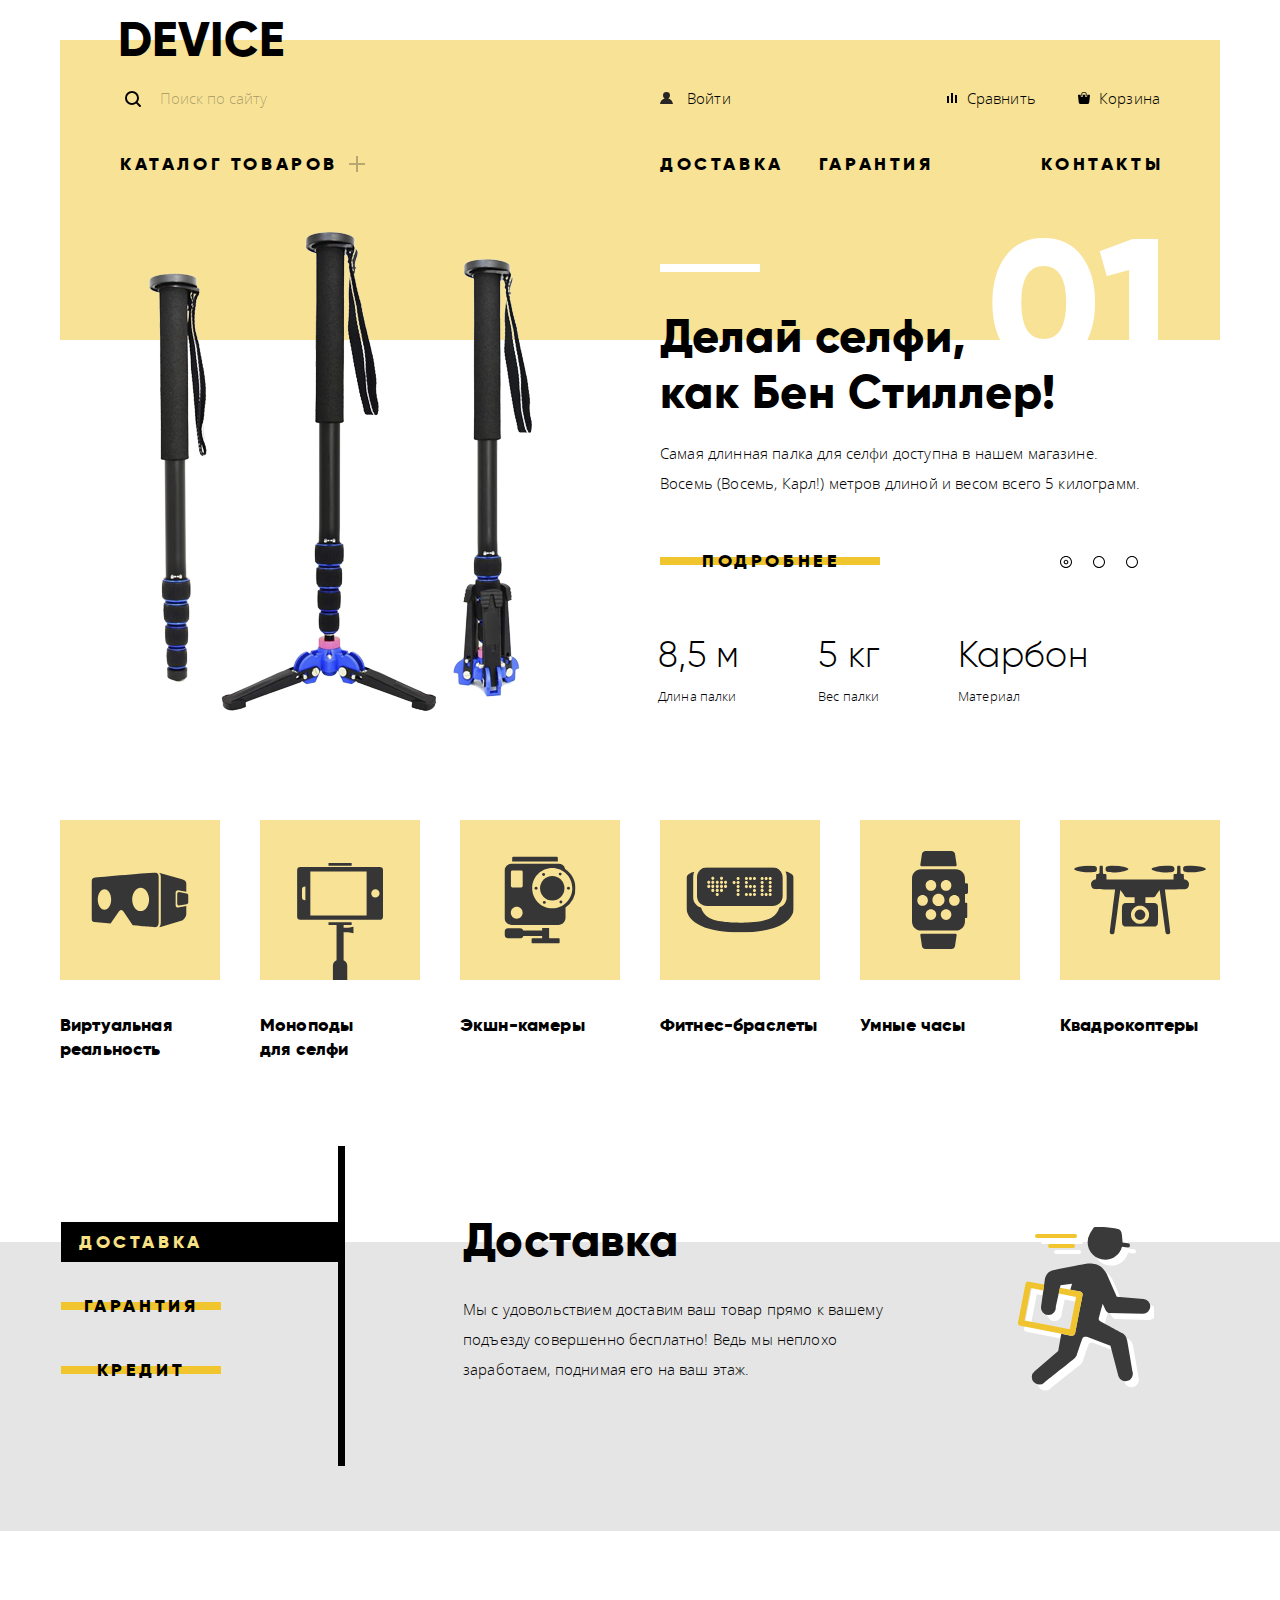
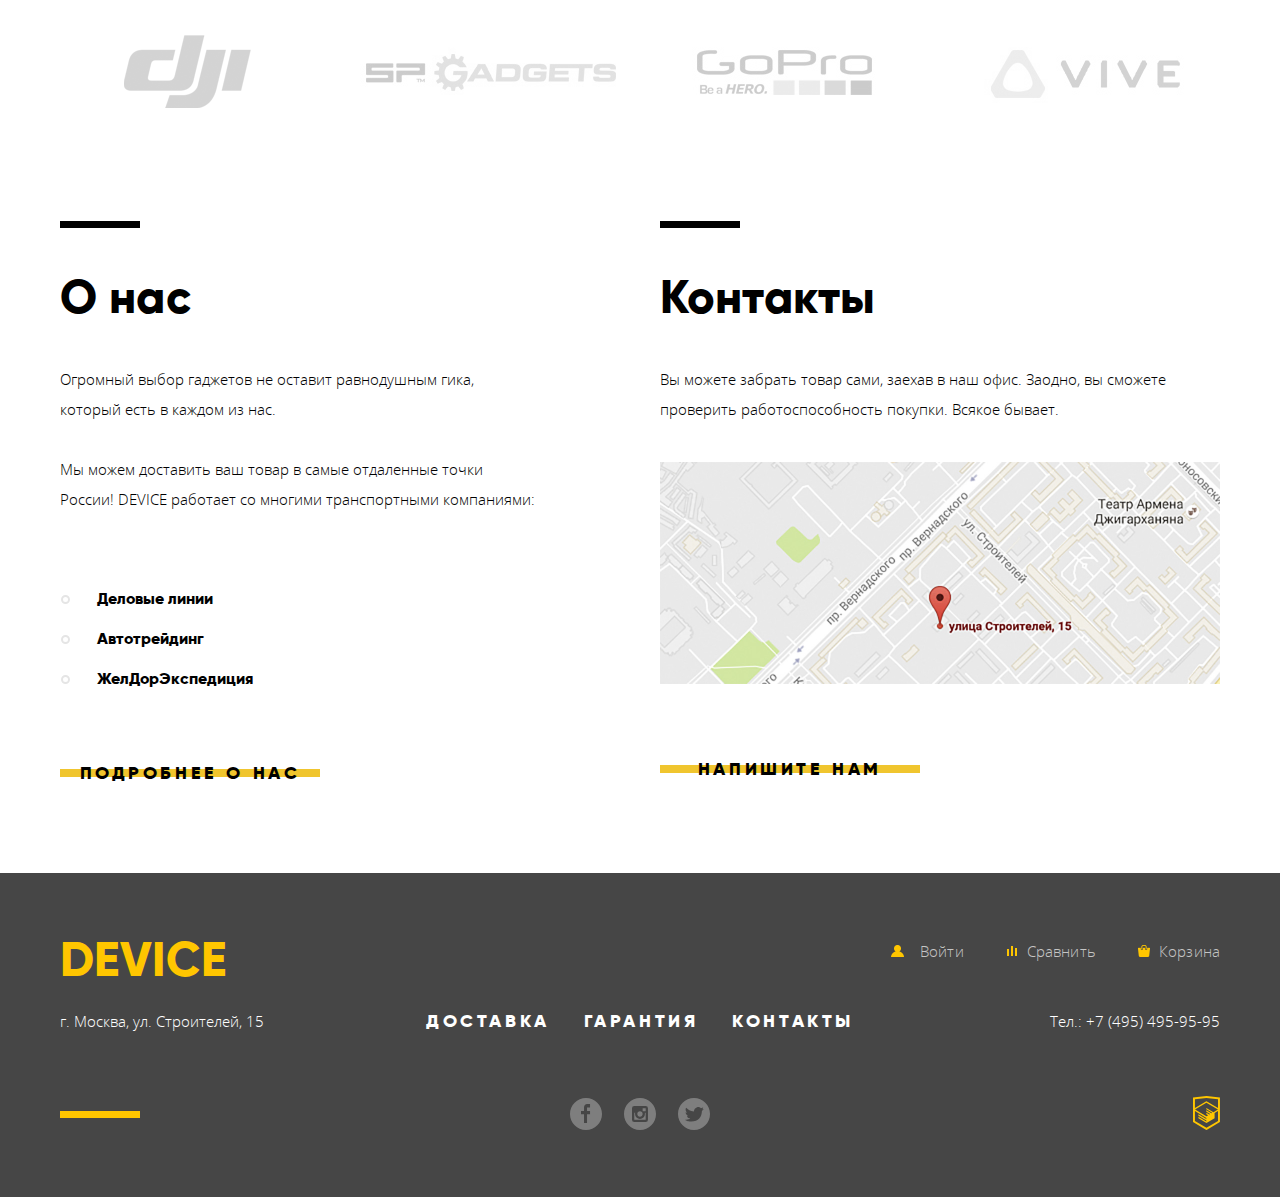
<file: index.html>
<!DOCTYPE html>
<html lang="ru">

<head>
  <meta charset="utf-8">
  <title>HTML Academy: Девайс</title>
  <link rel="stylesheet" href="css/normalize.min.css">
  <link rel="stylesheet" href="css/style.min.css">
</head>

<body>
  <div class="container">
    <header class="main-header">
      <div class="logo header-logo">
        <a href="index.html">device</a>
      </div>
      <div class="main-header-wrapper">
        <form class="search-form" action="http://echo.htmlacademy.ru" method="get">
          <label class="visually-hidden" for="search-form-input">Поле поиска</label>
          <input type="text" class="main-header-search" name="search-input" id="search-form-input"
            placeholder="Поиск по сайту">
          <button type="submit" class="button search-button">Найти</button>
        </form>
        <a class="main-header-user-link main-header-login" href="#">Войти</a>
        <a class="main-header-user-link main-header-compare" href="#">Сравнить</a>
        <a class="main-header-user-link main-header-cart" href="#">Корзина</a>
      </div>
      <nav class="main-header-navigation">
        <ul class="main-header-menu">
          <li class="main-header-menu-item">
            <a href="#">Каталог товаров</a>
            <div class="catalog-menu">
              <ul class="catalog-menu-list column-1">
                <li class="catalog-menu-item"><a href="#">Виртуальная реальность</a></li>
                <li class="catalog-menu-item"><a href="inner.html">Моноподы для селфи</a></li>
                <li class="catalog-menu-item"><a href="#">Экшн-камеры</a></li>
              </ul>
              <ul class="catalog-menu-list column-2">
                <li class="catalog-menu-item"><a href="#">Фитнес-браслеты</a></li>
                <li class="catalog-menu-item"><a href="#">Умные часы</a></li>
              </ul>
              <ul class="catalog-menu-list column-3">
                <li class="catalog-menu-item"><a href="#">Квадрокоптеры</a></li>
              </ul>
            </div>
          </li>
          <li class="main-header-menu-item"><a href="#">Доставка</a></li>
          <li class="main-header-menu-item"><a href="#">Гарантия</a></li>
          <li class="main-header-menu-item"><a href="#">Контакты</a></li>
        </ul>
      </nav>
    </header>
  </div>
  <main class="main-container">
    <h1 class="visually-hidden">Главная Device</h1>
    <section class="slider container">
      <h2 class="visually-hidden">Слайдер товаров</h2>
      <ul class="slider-nav">
        <li class="dot active">
          <input class="visually-hidden slider-checkbox" type="radio" id="slide-1" name="active-slider" checked>
          <label class="dot-1" for="slide-1">Первый</label>
        </li>
        <li class="dot">
          <input class="visually-hidden slider-checkbox" type="radio" id="slide-2" name="active-slider">
          <label class="dot-2" for="slide-2">Второй</label>
        </li>
        <li class="dot">
          <input class="visually-hidden slider-checkbox" type="radio" id="slide-3" name="active-slider">
          <label class="dot-3" for="slide-3">Третий</label>
        </li>
      </ul>
      <div class="container">
        <ul class="slider-list">
          <li class="slider-item slider-show">
            <div class="slider-item-left">
              <img src="img/longest-selfie-stick.png" alt="Самая длинная палка для селфи" width="384" height="486">
            </div>
            <div class="slider-item-right">
              <p class="slider-title">Делай селфи,<br> как Бен Стиллер!</p>
              <p class="slider-text">Самая длинная палка для селфи доступна в нашем магазине. Восемь (Восемь, Карл!)
                метров длиной и весом всего 5 килограмм.</p>
              <div class="slider-link-wrapper">
                <a class="slider-link more-link" href="#">Подробнее</a>
              </div>
              <table class="parameters">
                <tr>
                  <td>8,5 м</td>
                  <td>5 кг</td>
                  <td>Карбон</td>
                </tr>
                <tr class="parameters-name">
                  <td>Длина палки</td>
                  <td>Вес палки</td>
                  <td>Материал</td>
                </tr>
              </table>
            </div>
          </li>

          <li class="slider-item">
            <div class="slider-item-left">
              <img src="img/fitness-tracker.png" alt="Мотивирующие фитнес-браслеты" width="345" height="485">
            </div>
            <div class="slider-item-right">
              <p class="slider-title">Худеем<br> правильно!</p>
              <p class="slider-text">Мотивирующие фитнес-браслеты помогут найти в себе силы не пропускать занятия и
                соблюдать диету.</p>
              <div class="slider-link-wrapper">
                <a class="slider-link more-link" href="#">Подробнее</a>
              </div>
              <table class="parameters">
                <tr>
                  <td>48 часов</td>
                </tr>
                <tr class="parameters-name">
                  <td>Без подзарядки</td>
                </tr>
              </table>
            </div>
          </li>
          <li class="slider-item">
            <div class="slider-item-left">
              <img src="img/laser-drone.png" alt="квадрокоптер" width="526" height="334">
            </div>
            <div class="slider-item-right">
              <p class="slider-title">Порхает как бабочка, жалит как пчела!</p>
              <p class="slider-text">Этот обычный, на первый взгляд, квадрокоптер оснащен мощным лазером,
                замаскированным под стандартную камеру.</p>
              <div class="slider-link-wrapper">
                <a class="slider-link more-link" href="#">Подробнее</a>
              </div>
              <table class="parameters">
                <tr>
                  <td>800 м</td>
                  <td>50 м</td>
                </tr>
                <tr class="parameters-name">
                  <td>Дальность полета</td>
                  <td>Радиус поражения</td>
                </tr>
              </table>
            </div>
          </li>

        </ul>
      </div>
    </section>
    <section class="categories">
      <h2 class="visually-hidden">Категории</h2>
      <div class="container">
        <ul class="categories-list">
          <li class="categories-item">
            <a class="categories-item-link" href="#">
              <div class="category-image">
                <svg xmlns="http://www.w3.org/2000/svg" width="97" height="55" viewBox="0 0 97 55">
                  <g fill="#363636">
                    <path
                      d="M84.131 32.639V20.003c0-1.309 1.045-2.37 2.335-2.37l8.326 1.581V11.02c0-2.355-1.708-3.431-4.202-4.265L67.403.175c1.616 1.391 1.889 2.04 1.889 4.396V49.78c0 2.356-.45 4.066-1.967 5.21l23.265-7.065c2.401-.833 4.202-4.216 4.202-6.572V33.44l-8.326 1.567c-1.29.002-2.335-1.06-2.335-2.368z" />
                    <path
                      d="M95.129 20.979l-7.598-1.444c-1.008 0-1.824.829-1.824 1.851v9.868c0 1.023.816 1.852 1.824 1.852l7.598-1.431c1.154-.419 1.824-.829 1.824-1.852V22.83c0-1.022-.766-1.507-1.824-1.851zM67.17 4.483c0-5.08-4.232-4.459-4.232-4.459S5.832 4.738 2.838 5.145.001 9.532.001 9.532L0 45.812c0 3.743 2.599 3.753 2.599 3.753l16.477 1.403L27.212 39.3s1.109-1.828 2.505-1.828c1.397 0 2.432 1.861 2.432 1.861l9.061 13.521s18.895 1.909 22.521 1.909c3.626-.001 3.439-5.024 3.439-5.024V4.483zM12.982 37.192c-3.698 0-6.696-4.601-6.696-10.275s2.998-10.275 6.696-10.275c3.698 0 6.696 4.601 6.696 10.275s-2.998 10.275-6.696 10.275zm36.158 1.426c-4.662 0-8.441-5.239-8.441-11.701 0-6.463 3.78-11.702 8.441-11.702 4.662 0 8.442 5.239 8.442 11.702 0 6.462-3.78 11.701-8.442 11.701z" />
                  </g>
                </svg>
              </div>
              <p>Виртуальная реальность</p>
            </a>
          </li>
          <li class="categories-item">
            <a class="categories-item-link" href="inner.html">
              <div class="category-image">
                <svg xmlns="http://www.w3.org/2000/svg" width="86" height="117" viewBox="0 0 86 117">
                  <g fill="#363636">
                    <path
                      d="M82.821 4.011H3.33A3.188 3.188 0 0 0 .142 7.199v46.413a3.187 3.187 0 0 0 3.188 3.189h79.492a3.188 3.188 0 0 0 3.189-3.189V7.199a3.189 3.189 0 0 0-3.19-3.188zM8.392 37.236h-.226a3.19 3.19 0 0 1-3.189-3.189v-7.283a3.188 3.188 0 0 1 3.189-3.188h.226v13.66zm61.231 15.172H13.341V8.402h56.282v44.006zM78.4 34.552c-2.289 0-4.146-1.855-4.146-4.147s1.856-4.147 4.146-4.147a4.146 4.146 0 1 1 0 8.294zM31.497 0h23.157v2.758H31.497zM46.608 64.861v-2.973h8.046V59.13H31.498v2.758h8.045v35.246a6.068 6.068 0 0 0-3.635 5.559V117h14.335v-14.307a6.062 6.062 0 0 0-3.636-5.557v-27.99h4.796l5.051 1.213v-6.711l-5.051 1.213h-4.795z" />
                  </g>
                </svg>
              </div>
              <p>Моноподы для селфи</p>
            </a>
          </li>
          <li class="categories-item">
            <a class="categories-item-link" href="#">

              <div class="category-image">
                <svg xmlns="http://www.w3.org/2000/svg" width="71" height="87" viewBox="0 0 71 87">
                  <g fill="#363636">
                    <path
                      d="M53.349 1.49c0-.736-.578-1.49-1.311-1.49H9.053C8.32 0 7.672.754 7.672 1.49v3.522h45.676V1.49zM54.202 81.809h-9.597V71.426h-6.958v2.507H18.774c-.537-1.254-1.757-2.148-3.181-2.148H3.559C1.642 71.784 0 73.387 0 75.311v3.018c0 1.924 1.642 3.48 3.559 3.48h12.035c1.511 0 2.792-.896 3.269-2.326h18.785v2.326H28.13c-.533 0-1.01.437-1.01.972v3.172c0 .535.478 1.048 1.01 1.048h26.072c.533 0 .93-.513.93-1.048V82.78c0-.535-.397-.971-.93-.971zM60.666 12.39a7.037 7.037 0 0 0-6.771-5.05H7.148C3.25 7.34 0 10.449 0 14.361v46.9c0 3.912 3.25 7.121 7.148 7.121h46.747c3.898 0 7.126-3.209 7.126-7.121V50.915a23.228 23.228 0 0 0 10.001-19.164c-.001-8.079-4.132-15.181-10.356-19.361zM12.238 62.151c-3.259 0-5.901-2.65-5.901-5.921 0-3.27 2.642-5.922 5.901-5.922s5.902 2.652 5.902 5.922c0 3.271-2.643 5.921-5.902 5.921zm5.961-32.605a1.42 1.42 0 0 1-1.418 1.422h-8.94a1.42 1.42 0 0 1-1.418-1.422v-14.16a1.42 1.42 0 0 1 1.418-1.423h8.939a1.42 1.42 0 0 1 1.418 1.423v14.16zm29.563 22.312c-11.076 0-20.057-9.01-20.057-20.123s8.98-20.124 20.057-20.124c11.077 0 20.058 9.01 20.058 20.124s-8.981 20.123-20.058 20.123z" />
                    <ellipse cx="47.762" cy="31.735" rx="12.188" ry="12.229" />
                    <circle cx="31.562" cy="31.736" r="1.435" />
                    <circle cx="63.963" cy="31.736" r="1.435" />
                    <circle cx="39.109" cy="17.994" r="1.435" />
                    <ellipse cx="56.415" cy="45.476" rx="1.43" ry="1.436" />
                    <circle cx="55.697" cy="17.565" r="1.435" />
                    <circle cx="39.828" cy="45.906" r="1.435" />
                  </g>
                </svg>
              </div>
              <p>Экшн-камеры</p>
            </a>
          </li>
          <li class="categories-item">
            <a class="categories-item-link" href="#">
              <div class="category-image">
                <svg xmlns="http://www.w3.org/2000/svg" width="107" height="65" viewBox="0 0 107 65">
                  <g fill="#363636">
                    <path
                      d="M98.967 4.074c.752 1.441 1.209 3.08 1.209 4.818v21.102c0 4.616-3.092 8.527-7.246 9.9-1.325 3.987-3.778 7.854-8.051 10.432-8.676 5.231-31.124 4.837-31.198 4.837-.078 0-22.513.395-31.189-4.837-4.216-2.545-6.708-6.347-8.042-10.279-4.418-1.209-7.756-5.251-7.756-10.053v-21.101c0-1.688.427-3.282 1.139-4.693-3.663.909-7.833 2.718-7.833 6.234v29.983c0 10.251 11.839 24.433 53.657 24.433 41.82 0 53.657-14.182 53.657-24.433v-29.983c-.001-3.684-4.576-5.494-8.347-6.36zM20.561 38.459h65.523c5.564 0 10.074-4.513 10.074-10.077v-18.447c0-5.563-4.51-10.075-10.074-10.075h-65.523c-5.564 0-10.075 4.511-10.075 10.075v18.447c0 5.564 4.511 10.077 10.075 10.077zm63.134-28.991c.867 0 1.569.703 1.569 1.57 0 .866-.702 1.569-1.569 1.569s-1.568-.703-1.568-1.569c0-.868.701-1.57 1.568-1.57zm0 4.039c.867 0 1.569.703 1.569 1.568 0 .867-.702 1.569-1.569 1.569s-1.568-.702-1.568-1.569c0-.865.701-1.568 1.568-1.568zm0 4.039c.867 0 1.569.702 1.569 1.569 0 .866-.702 1.569-1.569 1.569s-1.568-.703-1.568-1.569c0-.867.701-1.569 1.568-1.569zm0 3.827c.867 0 1.569.704 1.569 1.569 0 .867-.702 1.568-1.569 1.568s-1.568-.701-1.568-1.568c0-.866.701-1.569 1.568-1.569zm0 4.039c.867 0 1.569.702 1.569 1.569 0 .865-.702 1.568-1.569 1.568s-1.568-.704-1.568-1.568c0-.867.701-1.569 1.568-1.569zm-4.039-15.944c.867 0 1.568.703 1.568 1.57 0 .866-.701 1.569-1.568 1.569-.865 0-1.568-.703-1.568-1.569 0-.868.703-1.57 1.568-1.57zm0 15.944c.867 0 1.568.702 1.568 1.569 0 .865-.701 1.568-1.568 1.568-.865 0-1.568-.704-1.568-1.568 0-.867.703-1.569 1.568-1.569zm-4.037-15.944c.865 0 1.568.703 1.568 1.57 0 .866-.703 1.569-1.568 1.569-.867 0-1.569-.703-1.569-1.569 0-.868.702-1.57 1.569-1.57zm0 4.039c.865 0 1.568.703 1.568 1.568 0 .867-.703 1.569-1.568 1.569-.867 0-1.569-.702-1.569-1.569 0-.865.702-1.568 1.569-1.568zm0 4.039c.865 0 1.568.702 1.568 1.569 0 .866-.703 1.569-1.568 1.569-.867 0-1.569-.703-1.569-1.569 0-.867.702-1.569 1.569-1.569zm0 3.827c.865 0 1.568.704 1.568 1.569 0 .867-.703 1.568-1.568 1.568-.867 0-1.569-.701-1.569-1.568 0-.866.702-1.569 1.569-1.569zm0 4.039c.865 0 1.568.702 1.568 1.569 0 .865-.703 1.568-1.568 1.568-.867 0-1.569-.704-1.569-1.568 0-.867.702-1.569 1.569-1.569zm-7.654-15.944c.867 0 1.568.703 1.568 1.57 0 .866-.701 1.569-1.568 1.569s-1.568-.703-1.568-1.569c-.001-.868.703-1.57 1.568-1.57zm0 8.078c.867 0 1.568.702 1.568 1.569 0 .866-.701 1.569-1.568 1.569s-1.568-.703-1.568-1.569c-.001-.867.703-1.569 1.568-1.569zm0 3.881c.867 0 1.568.701 1.568 1.568 0 .865-.701 1.569-1.568 1.569s-1.568-.704-1.568-1.569c-.001-.867.703-1.568 1.568-1.568zm0 3.985c.867 0 1.568.702 1.568 1.569 0 .865-.701 1.568-1.568 1.568s-1.568-.704-1.568-1.568c-.001-.867.703-1.569 1.568-1.569zm-4.039-15.944c.867 0 1.57.703 1.57 1.57 0 .866-.703 1.569-1.57 1.569-.865 0-1.569-.703-1.569-1.569-.001-.868.704-1.57 1.569-1.57zm0 8.078c.867 0 1.57.702 1.57 1.569 0 .866-.703 1.569-1.57 1.569-.865 0-1.569-.703-1.569-1.569-.001-.867.704-1.569 1.569-1.569zm0 7.866c.867 0 1.57.702 1.57 1.569 0 .865-.703 1.568-1.57 1.568-.865 0-1.569-.704-1.569-1.568-.001-.867.704-1.569 1.569-1.569zm-4.038-15.944c.865 0 1.569.703 1.569 1.57 0 .866-.704 1.569-1.569 1.569-.867 0-1.568-.703-1.568-1.569-.001-.868.701-1.57 1.568-1.57zm0 4.039c.865 0 1.569.703 1.569 1.568 0 .867-.704 1.569-1.569 1.569-.867 0-1.568-.702-1.568-1.569-.001-.865.701-1.568 1.568-1.568zm0 4.039c.865 0 1.569.702 1.569 1.569 0 .866-.704 1.569-1.569 1.569-.867 0-1.568-.703-1.568-1.569-.001-.867.701-1.569 1.568-1.569zm0 7.866c.865 0 1.569.702 1.569 1.569 0 .865-.704 1.568-1.569 1.568-.867 0-1.568-.704-1.568-1.568-.001-.867.701-1.569 1.568-1.569zm-8.29-15.944c.867 0 1.569.703 1.569 1.57 0 .866-.702 1.569-1.569 1.569s-1.568-.703-1.568-1.569c-.001-.868.701-1.57 1.568-1.57zm0 4.039c.867 0 1.569.703 1.569 1.568 0 .867-.702 1.569-1.569 1.569s-1.568-.702-1.568-1.569c-.001-.865.701-1.568 1.568-1.568zm0 4.039c.867 0 1.569.702 1.569 1.569 0 .866-.702 1.569-1.569 1.569s-1.568-.703-1.568-1.569c-.001-.867.701-1.569 1.568-1.569zm0 3.881c.867 0 1.569.701 1.569 1.568 0 .865-.702 1.569-1.569 1.569s-1.568-.704-1.568-1.569c-.001-.867.701-1.568 1.568-1.568zm0 3.985c.867 0 1.569.702 1.569 1.569 0 .865-.702 1.568-1.569 1.568s-1.568-.704-1.568-1.568c-.001-.867.701-1.569 1.568-1.569zm-4.039-11.905c.867 0 1.568.703 1.568 1.568 0 .867-.701 1.569-1.568 1.569s-1.569-.702-1.569-1.569c0-.865.701-1.568 1.569-1.568zm-8.502-.212c.865 0 1.569.703 1.569 1.568 0 .867-.704 1.569-1.569 1.569-.867 0-1.571-.703-1.571-1.569 0-.865.703-1.568 1.571-1.568zm0 4.038c.865 0 1.569.703 1.569 1.57 0 .866-.704 1.57-1.569 1.57-.867 0-1.571-.704-1.571-1.57 0-.867.703-1.57 1.571-1.57zm-4.039-8.078c.865 0 1.568.703 1.568 1.57 0 .866-.704 1.568-1.568 1.568-.867 0-1.569-.703-1.569-1.568 0-.867.701-1.57 1.569-1.57zm0 4.04c.865 0 1.568.703 1.568 1.568 0 .867-.704 1.569-1.568 1.569-.867 0-1.569-.703-1.569-1.569 0-.865.701-1.568 1.569-1.568zm0 4.038c.865 0 1.568.703 1.568 1.57 0 .866-.704 1.57-1.568 1.57-.867 0-1.569-.704-1.569-1.57 0-.867.701-1.57 1.569-1.57zm0 4.04c.865 0 1.568.704 1.568 1.569 0 .867-.704 1.568-1.568 1.568-.867 0-1.569-.701-1.569-1.568 0-.866.701-1.569 1.569-1.569zm-4.254-8.078c.867 0 1.569.703 1.569 1.568 0 .867-.702 1.569-1.569 1.569s-1.568-.703-1.568-1.569c0-.865.701-1.568 1.568-1.568zm0 4.038c.867 0 1.569.703 1.569 1.57 0 .866-.702 1.57-1.569 1.57s-1.568-.704-1.568-1.57c0-.867.701-1.57 1.568-1.57zm0 4.04c.867 0 1.569.704 1.569 1.569 0 .867-.702 1.568-1.569 1.568s-1.568-.701-1.568-1.568c0-.866.701-1.569 1.568-1.569zm0 4.039c.867 0 1.569.702 1.569 1.569 0 .865-.702 1.568-1.569 1.568s-1.568-.704-1.568-1.568c0-.867.701-1.569 1.568-1.569zm-4.464-16.157c.867 0 1.571.703 1.571 1.57 0 .866-.704 1.568-1.571 1.568-.865 0-1.569-.703-1.569-1.568 0-.867.704-1.57 1.569-1.57zm0 4.04c.867 0 1.571.703 1.571 1.568 0 .867-.704 1.569-1.571 1.569-.865 0-1.569-.703-1.569-1.569 0-.865.704-1.568 1.569-1.568zm0 4.038c.867 0 1.571.703 1.571 1.57 0 .866-.704 1.57-1.571 1.57-.865 0-1.569-.704-1.569-1.57 0-.867.704-1.57 1.569-1.57zm0 4.04c.867 0 1.571.704 1.571 1.569 0 .867-.704 1.568-1.571 1.568-.865 0-1.569-.701-1.569-1.568 0-.866.704-1.569 1.569-1.569zm-4.037-8.078c.865 0 1.569.703 1.569 1.568 0 .867-.704 1.569-1.569 1.569-.867 0-1.569-.703-1.569-1.569 0-.865.702-1.568 1.569-1.568zm0 4.038c.865 0 1.569.703 1.569 1.57 0 .866-.704 1.57-1.569 1.57-.867 0-1.569-.704-1.569-1.57 0-.867.702-1.57 1.569-1.57z" />
                  </g>
                </svg>
              </div>
              <p>Фитнес-браслеты</p>
            </a>
          </li>
          <li class="categories-item">
            <a class="categories-item-link" href="#">
              <div class="category-image">
                <svg xmlns="http://www.w3.org/2000/svg" width="56" height="98" viewBox="0 0 56 98">
                  <g fill="#363636">
                    <path
                      d="M54.494 32.197h-1.515v-4.64c0-5.052-4.087-9.186-9.082-9.186H9.082C4.086 18.372 0 22.505 0 27.557v42.868c0 5.052 4.087 9.185 9.083 9.185h34.815c4.995 0 9.082-4.133 9.082-9.185V67.01h1.515a.764.764 0 0 0 .757-.764V52.467a.765.765 0 0 0-.757-.766H52.98v-8.788h1.515c.832 0 1.514-.688 1.514-1.531v-7.654a1.529 1.529 0 0 0-1.515-1.531zm-20.412-3.109c2.926 0 5.299 2.398 5.299 5.358s-2.373 5.358-5.299 5.358-5.298-2.398-5.298-5.358 2.372-5.358 5.298-5.358zm-15.137 0c2.925 0 5.298 2.398 5.298 5.358s-2.373 5.358-5.298 5.358c-2.926 0-5.298-2.398-5.298-5.358s2.372-5.358 5.298-5.358zM5.297 49.397c0-2.959 2.371-5.358 5.298-5.358 2.926 0 5.298 2.399 5.298 5.358 0 2.959-2.373 5.358-5.298 5.358-2.927.001-5.298-2.399-5.298-5.358zm13.648 19.497c-2.926 0-5.298-2.398-5.298-5.358s2.372-5.358 5.298-5.358c2.925 0 5.298 2.398 5.298 5.358s-2.373 5.358-5.298 5.358zm1.49-19.903c0-3.382 2.711-6.124 6.055-6.124s6.055 2.742 6.055 6.124-2.711 6.124-6.055 6.124c-3.344-.001-6.055-2.742-6.055-6.124zm13.647 19.903c-2.926 0-5.298-2.398-5.298-5.358s2.372-5.358 5.298-5.358 5.299 2.398 5.299 5.358-2.373 5.358-5.299 5.358zm8.302-14.138c-2.927 0-5.298-2.399-5.298-5.358 0-2.959 2.371-5.358 5.298-5.358 2.926 0 5.298 2.399 5.298 5.358 0 2.958-2.372 5.358-5.298 5.358zM9.646 15.31h33.687c.843 0 1.432-.681 1.306-1.514L43.023 3.028l-.002-.002C42.771 1.362 41.189 0 39.506 0H13.474c-1.686 0-3.268 1.362-3.517 3.028L8.342 13.795c-.125.833.461 1.515 1.304 1.515zM43.333 82.671H9.646c-.843 0-1.429.683-1.304 1.516l1.615 10.767c.25 1.666 1.832 3.028 3.516 3.028h26.032c1.684 0 3.266-1.362 3.517-3.026v-.002l1.615-10.767c.128-.833-.461-1.516-1.304-1.516z" />
                  </g>
                </svg>
              </div>
              <p>Умные часы</p>
            </a>
          </li>
          <li class="categories-item">
            <a class="categories-item-link" href="#">
              <div class="category-image">
                <svg xmlns="http://www.w3.org/2000/svg" width="132" height="69" viewBox="0 0 132 69">
                  <g fill="#363636">
                    <path
                      d="M12.052.258C6.507.745 1.838 1.85.575 2.93c-.722.616-.722.616-.232 1.156.644.72 3.713 1.645 7.247 2.237 3.998.668 12.51.693 13.724.051 1.211-.668 1.624-1.414 1.624-2.981 0-1.619-.62-2.416-2.218-2.853C19.274.154 14.94 0 12.052.258zM25.774.488c-.129.283-.258 2.108-.258 4.112 0 4.061.155 3.778-2.192 3.933l-1.03.077-.13 2.545-.129 2.544-1.186.283c-2.58.668-4 2.595-3.792 5.294.128 1.927 1.03 3.341 2.579 4.087 1.109.513 1.47.538 11.246.538 5.545 0 10.137.079 10.188.18.051.13-1.11 9.408-2.58 20.64-1.444 11.23-2.682 20.997-2.708 21.666-.051 1.617.826 2.62 2.348 2.62 1.237 0 2.012-.64 2.321-1.9.13-.514 1.496-10.334 3.018-21.822 1.522-11.463 2.863-20.869 2.94-20.869.104 0 1.084 1.413 2.193 3.136 2.94 4.626 2.399 4.317 7.635 4.317h4.359v5.63l-5.133.077c-4.72.077-5.21.127-5.881.615-1.573 1.157-1.625 1.415-1.625 10.977 0 9.534.026 9.792 1.522 11.05l.851.695H81.695l.851-.696c1.496-1.257 1.52-1.515 1.52-11.05 0-9.56-.05-9.819-1.622-10.976-.671-.488-1.161-.538-5.882-.615l-5.132-.077v-5.63h4.36c5.234 0 4.693.309 7.633-4.317 1.11-1.723 2.09-3.136 2.194-3.136.076 0 1.418 9.406 2.94 20.869 1.522 11.488 2.889 21.308 3.018 21.821.31 1.26 1.082 1.902 2.321 1.902 1.521 0 2.4-1.004 2.347-2.621-.026-.67-1.264-10.436-2.71-21.666-1.468-11.232-2.63-20.51-2.577-20.64.05-.101 4.641-.18 10.19-.18 9.774 0 10.135-.025 11.243-.538 1.548-.746 2.45-2.16 2.58-4.087.206-2.699-1.212-4.626-3.792-5.294l-1.187-.283-.127-2.544-.13-2.545-1.031-.077c-2.347-.155-2.194.128-2.194-3.933 0-2.004-.128-3.829-.257-4.112-.206-.36-.543-.488-1.367-.488-.619 0-1.238.128-1.42.309-.206.205-.31 1.465-.31 3.932 0 2.467-.102 3.727-.309 3.932-.18.18-.901.308-1.65.308-1.625 0-1.65.052-1.65 3.11v2.287H32.48v-2.287c0-3.058-.024-3.11-1.65-3.11-.748 0-1.47-.129-1.65-.308-.207-.205-.31-1.465-.31-3.932 0-2.467-.103-3.727-.31-3.932-.18-.18-.8-.309-1.418-.309-.825 0-1.16.128-1.368.488zm42.843 40.12c2.889.899 5.392 3.393 6.166 6.168.439 1.543.31 4.216-.284 5.784-.696 1.875-2.685 4.01-4.565 4.935-1.29.642-1.754.719-3.921.719s-2.631-.077-3.92-.719c-1.885-.926-3.87-3.06-4.567-4.935-.592-1.568-.722-4.24-.283-5.784.748-2.723 3.25-5.27 6.061-6.168 2.012-.642 3.3-.642 5.313 0z" />
                    <path
                      d="M63.794 44.438c-2.037.925-3.507 3.649-3.069 5.73.774 3.677 4.823 5.553 7.996 3.702 1.985-1.158 2.99-3.547 2.45-5.783-.568-2.39-2.734-4.138-5.158-4.138-.646 0-1.626.232-2.22.489zM36.092.154c-3.92.668-4.513 1.131-4.513 3.444 0 1.825.463 2.416 2.268 2.956 1.55.462 7.172.514 10.5.128 6.86-.822 11.321-2.544 9.698-3.752-1.265-.9-4.902-1.876-9.054-2.39-2.475-.308-7.996-.54-8.9-.386zM89.484.258C83.165.848 77.62 2.339 77.62 3.444c0 1.722 7.84 3.47 15.63 3.495 5.804 0 7.196-.642 7.196-3.34 0-1.825-.619-2.622-2.373-3.085C96.423.103 92.398 0 89.484.258zM112.776.283c-1.78.231-3.018.77-3.43 1.491-.387.77-.31 2.904.154 3.572.928 1.31 1.652 1.465 7.068 1.465 3.661 0 5.802-.129 7.867-.488 3.534-.592 6.603-1.517 7.248-2.237.49-.54.49-.54-.233-1.156-1.34-1.13-5.958-2.185-11.916-2.672-3.481-.283-4.488-.283-6.758.025z" />
                  </g>
                </svg>
              </div>
              <p>Квадрокоптеры</p>
            </a>
          </li>
        </ul>
      </div>
    </section>
    <section class="services">
      <h2 class="visually-hidden">Услуги</h2>
      <div class="container">
        <ul class="services-nav">
          <li class="services-tab current">
            <a class="services-link" id="delivery-link" href="#">Доставка</a>
          </li>
          <li class="services-tab">
            <a class="services-link" id="warranty-link" href="#">Гарантия</a>
          </li>
          <li class="services-tab">
            <a class="services-link" id="credit-link" href="#">Кредит</a>
          </li>
        </ul>
        <div class="services-description">
          <div class="service services-description-delivery service-show">
            <h2 class="services-item-title">Доставка</h2>
            <p class="services-item-description">Мы с удовольствием доставим ваш товар прямо к вашему подъезду
              совершенно бесплатно! Ведь мы неплохо заработаем, поднимая его на ваш этаж.</p>
          </div>
          <div class="service services-description-warranty">
            <h2 class="services-item-title">Гарантия</h2>
            <p class="services-item-description">Если из-за возгорания купленного у нас товара у вас сгорит дом — не
              переживайте, мы выдадим вам новый.<br> Товар, не дом, конечно же.</p>
          </div>
          <div class="service services-description-credit">
            <h2 class="services-item-title">Кредит</h2>
            <p class="services-item-description">Залезть в долговую яму стало проще! Кредитные консультанты подберут для
              вас наиболее выгодные условия кредита. Выгодные для нашего банка, разумеется.</p>
          </div>
        </div>
      </div>
    </section>
    <section class="brands">
      <h2 class="visually-hidden">Бренды</h2>
      <div class="container">
        <ul class="brands-list">
          <li class="brand">
            <a href="#">
              <img src="img/dji.png" width="260" height="100" alt="dji">
            </a>
          </li>
          <li class="brand">
            <a href="#">
              <img src="img/spgadgets.png" width="260" height="100" alt="spgadgets">
            </a>
          </li>
          <li class="brand">
            <a href="#">
              <img src="img/gopro.png" width="260" height="100" alt="gopro">
            </a>
          </li>
          <li class="brand">
            <a href="#">
              <img src="img/vive.png" width="260" height="100" alt="vive">
            </a>
          </li>
        </ul>
      </div>
    </section>
    <div class="about-section container">
      <section class="about-us">
        <h2 class="about-us-header">О нас</h2>
        <p class="about-us-text">Огромный выбор гаджетов не оставит равнодушным гика, который есть в каждом из нас.</p>
        <p class="about-us-text">Мы можем доставить ваш товар в самые отдаленные точки России! DEVICE работает со
          многими транспортными компаниями:</p>
        <ul class="delivery-services-list">
          <li class="delivery-service">Деловые линии</li>
          <li class="delivery-service">Автотрейдинг</li>
          <li class="delivery-service">ЖелДорЭкспедиция</li>
        </ul>
        <a class="more-link" href="#">Подробнее о нас</a>
      </section>
      <section class="contacts">
        <h2 class="contacts-header">Контакты</h2>
        <p class="contacts-text">Вы можете забрать товар сами, заехав в наш офис. Заодно, вы сможете проверить
          работоспособность покупки. Всякое бывает.</p>
        <a href="https://goo.gl/maps/WVURq3cVhiLxCYQA8" class="contacts-map">
          <img src="img/map.jpg" alt="карта нашего расположения" width="560" height="222"></a>
        <a class="more-link write-us-link" href="form.html">Напишите нам</a>
      </section>
    </div>
  </main>
  <footer class="main-footer">
    <div class="container">
      <div class="footer-wrapper">
        <a href="index.html" class="logo footer-logo">device</a>
        <div class="footer-links">
          <ul class="footer-links-list">
            <li class="footer-links-item"><a href="#" class="footer-login">Войти</a></li>
            <li class="footer-links-item"><a href="#" class="footer-compare">Сравнить</a></li>
            <li class="footer-links-item"><a href="#" class="footer-cart">Корзина</a></li>
          </ul>
        </div>
      </div>
      <div class="footer-wrapper-center">

        <address class="footer-address">г. Москва, ул. Строителей, 15</address>

        <ul class="footer-menu-list">
          <li class="footer-menu-item"><a href="#">Доставка</a></li>
          <li class="footer-menu-item"><a href="#">Гарантия</a></li>
          <li class="footer-menu-item"><a href="#">Контакты</a></li>
        </ul>

        <a href="tel:+7(495)495-95-95" class="footer-phone">Тел.: +7 (495) 495-95-95</a>

      </div>
      <div class="footer-wrapper-bottom">
        <div class="footer-decoration-line"></div>
        
          <ul class="social-button-list">
            <li>
              <a class="social-button" href="#">
                <span class="visually-hidden">Facebook</span>
                <svg xmlns="http://www.w3.org/2000/svg" width="32" height="32" viewBox="0 0 32 32">
                  <path fill="#FFF" d="M16 0C7.164 0 0 7.163 0 16s7.164 16 16 16c8.837 0 16-7.164 16-16S24.837 0 16 0zm4.062 9.455h-3.021v3.444h3.021v3.445h-3.021v8.61H14.02v-8.61H11v-3.445h3.021V9.455c0-1.902 1.353-3.445 3.021-3.445h3.021v3.445z"/>
              </svg>
              </a>
            </li>
            <li>
              <a class="social-button" href="#">
                <span class="visually-hidden">Instagram</span>
                <svg xmlns="http://www.w3.org/2000/svg" width="32" height="32" viewBox="0 0 32 32">
                  <g fill="#FFF">
                      <path d="M20.916 16a4.938 4.938 0 1 1-9.877 0c0-.394.051-.773.138-1.14h-.897v6.838h11.396V14.86h-.897c.086.367.137.746.137 1.14z"/>
                      <path d="M15.978 18.659c1.466 0 2.659-1.193 2.659-2.659s-1.193-2.659-2.659-2.659c-1.466 0-2.659 1.193-2.659 2.659s1.192 2.659 2.659 2.659zM18.637 10.302h3.039v3.039h-3.039z"/>
                      <path d="M16 0C7.164 0 0 7.164 0 16c0 8.837 7.164 16 16 16 8.837 0 16-7.163 16-16 0-8.836-7.163-16-16-16zm7.955 21.698a2.285 2.285 0 0 1-2.279 2.279H10.279A2.285 2.285 0 0 1 8 21.698V10.302a2.286 2.286 0 0 1 2.279-2.279h11.396a2.286 2.286 0 0 1 2.279 2.279v11.396z"/>
                  </g>
              </svg>
              
              </a>
            </li>
            <li>
              <a class="social-button" href="#">
                <span class="visually-hidden">Twitter</span>
                <svg xmlns="http://www.w3.org/2000/svg" width="32" height="32" viewBox="0 0 32 32">
                  <path fill="#FFF" d="M16 0C7.164 0 0 7.164 0 16c0 8.837 7.164 16 16 16 8.837 0 16-7.163 16-16 0-8.836-7.163-16-16-16zm7.944 12.809c-.251 6.516-3.463 10.832-10.992 10.702h-.486c-.447 0-4.543-.443-5.344-1.823 2.479.19 4.247-.406 5.12-1.136-1.048-.289-2.923-.461-3.251-2.848.384.104.618.221 1.299.113-1.307-.824-2.758-1.519-2.679-3.643.311.317 1.164.518 1.46.457-.768-.233-2.149-3.244-.974-4.781 1.984 1.79 4.075 3.482 7.804 3.643.227-2.214 1.24-3.699 3.168-4.325 1.84-.479 3.255.26 3.901 1.138.737-.224 1.453-.466 2.193-.685-.004.833-.569 1.463-.935 1.709.747.165 1.423-.475 1.423-.475-.184.963-1.094 1.725-1.707 1.954z"/>
              </svg>              
              </a>
            </li>
          </ul>
    
        <a href="https://up.htmlacademy.ru/htmlcss/27" class="footer-academy-logo"
          title="Интенсивный онлайн-курс «HTML и CSS, уровень 1» — HTML Academy">
          <svg xmlns="http://www.w3.org/2000/svg" width="26.943" height="34.09" viewBox="0 0 26.943 34.09"
            fill="#ffc600">
            <path
              d="M13.62.017L13.472 0 0 1.412v24.661l13.473 8.017 13.43-7.99.042-.025V1.412L13.62.017zm11.399 12.11L13.495 5.334l-.001-.104-.087.05-.088-.056v.109L1.925 12.118V3.147l11.548-1.212L25.02 3.147v8.98zm-11.614-5.34L24.923 13.5l-4.479 2.64-7.093-4.221-.014 1.415 5.904 3.513-.86.507-5.03-2.992-.014 1.415 3.827 2.275-.782.523-3.031-1.787-.014 1.413 1.853 1.091-1.8 1.081-11.356-6.751 11.371-6.835zm-11.48 8.34l11.411 6.791.016 1.044-7.942-4.728-.015 1.416 7.979 4.795.018 1.076-7.973-4.74-.013 1.414 8.021 4.822.046.025 8.143-4.872-.011-5.177 3.415-2.036v10.021L13.472 31.85 1.925 24.979v-9.852z" />
          </svg>
        </a>
      </div>
    </div>
  </footer>
  <section class="modal modal-write-us">
    <h2 class="visually-hidden">Форма обратной связи</h2>
    <form class="write-us-form" action="https://echo.htmlacademy.ru" method="post">
      <div class="form-input-wrapper">
        <div class="wrapper-column">
          <label class="write-us-label" for="write-us-name">Ваше имя:</label>
          <input type="text" class="write-as-input" name="name" id="write-us-name" placeholder="Имя Фамилия">
        </div>
        <div class="wrapper-column">
          <label class="write-us-label" for="write-us-email">Ваш e-mail:</label>
          <input type="email" class="write-as-input" name="email" id="write-us-email" placeholder="email@example.com">
        </div>
      </div>
      <div class="wrapper-column">
        <label class="write-us-label" for="write-us-text">Текст письма:</label>
        <textarea class="write-as-textarea" name="text" id="write-us-text" placeholder="В свободной форме"></textarea>
      </div>
      <button type="submit" class="button">Отправить</button>
    </form>
    <button type="button" class="modal-close">Закрыть</button>
  </section>
  <section class="modal modal-map">
    <h2 class="visually-hidden">Карта</h2>
    <iframe
      src="https://www.google.com/maps/embed?pb=!1m18!1m12!1m3!1d2249.112374947329!2d37.52742931552005!3d55.687034004530474!2m3!1f0!2f0!3f0!3m2!1i1024!2i768!4f13.1!3m3!1m2!1s0x46b54cf65f5c8955%3A0x694710ccd55501e!2z0YPQuy4g0KHRgtGA0L7QuNGC0LXQu9C10LksIDE1LCDQnNC-0YHQutCy0LAsIDExOTMxMQ!5e0!3m2!1sru!2sru!4v1582742783937!5m2!1sru!2sru"
      width="960" height="560" style="border:0;" allowfullscreen></iframe>
    <img src="img/map-big.jpg" alt="Офис компании по адресу Улица строителей, 15, Москва" width="960" height="560">
    <button type="button" class="modal-close">Закрыть</button>
  </section>
  <script src="js/popup.min.js"></script>
</body>

</html>
</file>
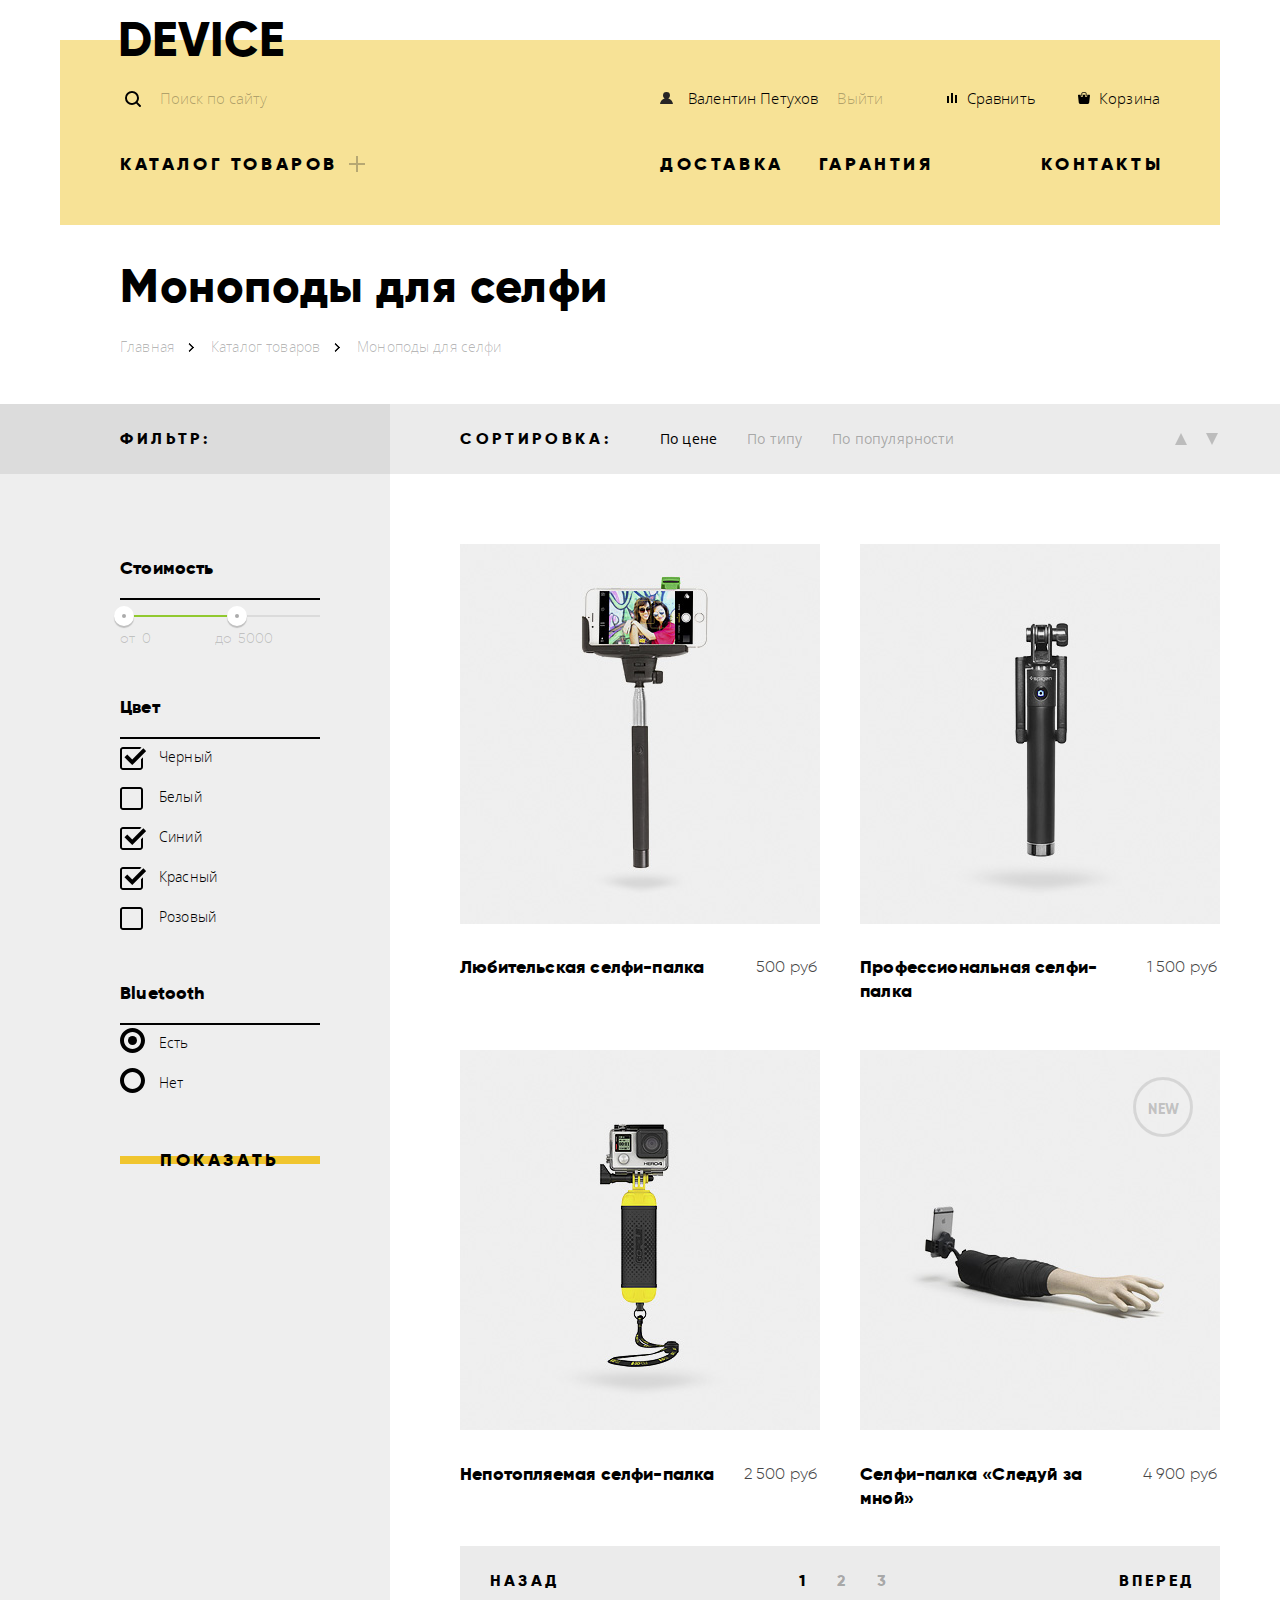
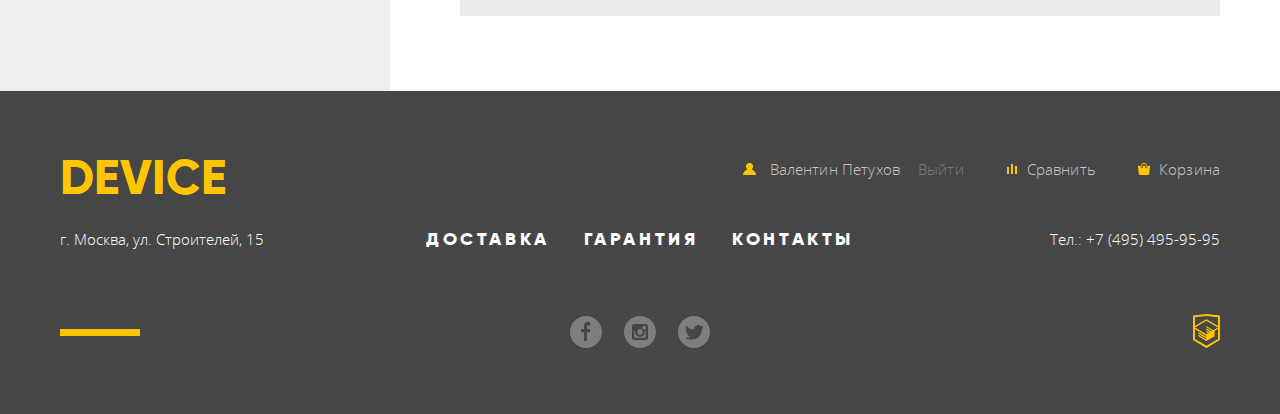
<file: inner.html>
<!DOCTYPE html>
<html lang="ru">

<head>
  <meta charset="utf-8">
  <title>HTML Academy: Девайс</title>
  <link rel="stylesheet" href="css/normalize.min.css">
  <link rel="stylesheet" href="css/style.min.css">
</head>

<body class="catalog-page">

  <div class="container">
    <header class="main-header">
      <div class="logo header-logo">
        <a href="index.html">device</a>
      </div>
      <div class="main-header-wrapper">
        <form class="search-form" action="http://echo.htmlacademy.ru" method="get">
          <label class="visually-hidden" for="search-form-input">Поле поиска</label>
          <input type="text" class="main-header-search" name="search-input" id="search-form-input"
            placeholder="Поиск по сайту">
          <button type="submit" class="button search-button">Найти</button>
        </form>
        <a class="main-header-user-link main-header-account" href="#">Валентин Петухов</a>
        <a class="main-header-user-link main-header-logout" href="#">Выйти</a>
        <a class="main-header-user-link main-header-compare" href="#">Сравнить</a>
        <a class="main-header-user-link main-header-cart" href="#">Корзина</a>
      </div>
      <nav class="main-header-navigation">
        <ul class="main-header-menu">
          <li class="main-header-menu-item">
            <a href="#">Каталог товаров</a>
            <div class="catalog-menu">
              <ul class="catalog-menu-list column-1">
                <li class="catalog-menu-item"><a href="#">Виртуальная реальность</a></li>
                <li class="catalog-menu-item"><a href="inner.html">Моноподы для селфи</a></li>
                <li class="catalog-menu-item"><a href="#">Экшн-камеры</a></li>
              </ul>
              <ul class="catalog-menu-list column-2">
                <li class="catalog-menu-item"><a href="#">Фитнес-браслеты</a></li>
                <li class="catalog-menu-item"><a href="#">Умные часы</a></li>
              </ul>
              <ul class="catalog-menu-list column-3">
                <li class="catalog-menu-item"><a href="#">Квадрокоптеры</a></li>
              </ul>
            </div>
          </li>
          <li class="main-header-menu-item"><a href="#">Доставка</a></li>
          <li class="main-header-menu-item"><a href="#">Гарантия</a></li>
          <li class="main-header-menu-item"><a href="#">Контакты</a></li>
        </ul>
      </nav>
    </header>
  </div>
  <main class="main-container">
    <div class="container">
      <div class="crumbs">
        <h1 class="main-title">Моноподы для селфи</h1>
        <ul class="crumbs-list">
          <li class="crumbs-item">
            <a href="index.html">Главная</a>
          </li>
          <li class="crumbs-item">
            <a href="#">Каталог товаров</a>
          </li>
          <li class="crumbs-item">
            <a href="#">Моноподы для селфи</a>
          </li>
        </ul>
      </div>
    </div>
    <div class="catalog">
      <div class="catalog-header">
        <div class="container">
          <div class="filter-header">
            <h2>Фильтр:</h2>
          </div>
          <div class="catalog-sort">
            <h2>сортировка:</h2>
            <ul class="catalog-sort-links">
              <li class="catalog-sort-item current">
                <a href="#">По цене</a>
              </li>
              <li class="catalog-sort-item">
                <a href="#">По типу</a>
              </li>
              <li class="catalog-sort-item">
                <a href="#">По популярности</a>
              </li>
            </ul>
            <ul class="catalog-sort-buttons">
              <li><a href="#" class="arrow sort-up">по возрастанию</a></li>
              <li><a href="#" class="arrow sort-down">по убыванию</a></li>
            </ul>
          </div>
        </div>
      </div>
      <div class="catalog-content">
        <div class="container">
          <aside class="left-side">
            <form class="filter-form" action="https://echo.htmlacademy.ru" method="post">
              <fieldset class="filter-group">
                <legend>Стоимость</legend>
                <div class="filter-price-range">
                  <div class="price-controls">
                    <div class="scale">
                      <div class="bar"></div>
                    </div>
                    <div class="range-toggle range-toggle-min"></div>
                    <div class="range-toggle range-toggle-max"></div>
                  </div>
                  <label class="price-label" for="filter-min-price">от</label>
                  <input class="price-value" type="text" name="min-price" id="filter-min-price" value="0">
                  <label class="price-label" for="filter-max-price">до</label>
                  <input class="price-value" type="text" name="max-price" id="filter-max-price" value="5000">
                </div>
              </fieldset>
              <fieldset class="filter-group">
                <legend>Цвет</legend>
                <ul class="color-list">
                  <li class="color-list-item">
                    <input class="visually-hidden filter-input filter-input-checkbox" type="checkbox" name="black"
                      id="filter-black" checked>
                    <label for="filter-black">Черный</label>
                  </li>
                  <li class="color-list-item">
                    <input class="visually-hidden filter-input filter-input-checkbox" type="checkbox" name="white"
                      id="filter-white">
                    <label for="filter-white">Белый</label>
                  </li>
                  <li class="color-list-item">
                    <input class="visually-hidden filter-input filter-input-checkbox" type="checkbox" name="blue"
                      id="filter-blue" checked>
                    <label for="filter-blue">Синий</label>
                  </li>
                  <li class="color-list-item">
                    <input class="visually-hidden filter-input filter-input-checkbox" type="checkbox" name="red"
                      id="filter-red" checked>
                    <label for="filter-red">Красный</label>
                  </li>
                  <li class="color-list-item">
                    <input class="visually-hidden filter-input filter-input-checkbox" type="checkbox" name="pink"
                      id="filter-pink">
                    <label for="filter-pink">Розовый</label>
                  </li>
                </ul>
              </fieldset>
              <fieldset class="filter-group">
                <legend>Bluetooth</legend>
                <ul class="bluetooth-list">
                  <li class="bluetooth-item">
                    <input class="visually-hidden filter-input filter-input-radio" type="radio" name="bluetooth"
                      value="yes" id="bluetooth-yes" checked>
                    <label for="bluetooth-yes">Есть</label>
                  </li>
                  <li class="bluetooth-item">
                    <input class="visually-hidden filter-input filter-input-radio" type="radio" name="bluetooth"
                      value="no" id="bluetooth-no">
                    <label for="bluetooth-no">Нет</label>
                  </li>
                </ul>
              </fieldset>
              <button type="submit" class="button">Показать</button>
            </form>
          </aside>
          <section class="catalog-products">
            <h2 class="visually-hidden">Товары</h2>
            <div class="products">
              <ul class="products-list">
                <li class="product">
                  <div class="back-side-item image-hover-wrapper">
                    <img width="360" height="380" src="img/casual-selfie-stick.jpg" alt="Любительская селфи-палка">
                    <div class="hover-links">
                      <button type="button" class="add-to-cart button">В корзину</button>
                      <button type="button" class="add-to-compare">Добавить к сравнению</button>
                    </div>
                  </div>
                  <div class="product-info-wrapper">
                    <a href="#">Любительская селфи-палка</a>
                    <p class="product-price">500 руб</p>
                  </div>

                </li>
                <li class="product">
                  <div class="back-side-item image-hover-wrapper">
                    <img width="360" height="380" src="img/pro-selfie-stick.jpg" alt="Профессиональная селфи-палка">
                    <div class="hover-links">
                      <button type="button" class="add-to-cart button">В корзину</button>
                      <button type="button" class="add-to-compare">Добавить к сравнению</button>
                    </div>
                  </div>
                  <div class="product-info-wrapper">
                    <a href="#">Профессиональная селфи-палка</a>
                    <p class="product-price">1 500 руб</p>
                  </div>
                </li>
                <li class="product">
                  <div class="back-side-item image-hover-wrapper">
                    <img width="360" height="380" src="img/waterproof-selfie-stick.jpg" alt="Непотопляемая селфи-палка">
                    <div class="hover-links">
                      <button type="button" class="add-to-cart button">В корзину</button>
                      <button type="button" class="add-to-compare">Добавить к сравнению</button>
                    </div>
                  </div>
                  <div class="product-info-wrapper">
                    <a href="#">Непотопляемая селфи-палка</a>
                    <p class="product-price">2 500 руб</p>
                  </div>

                </li>
                <li class="product new">
                  <div class="back-side-item image-hover-wrapper">
                    <img width="360" height="380" src="img/follow-me-selfie-stick.jpg" alt="Селфи-палка Следуй за мной">
                    <div class="hover-links">
                      <button type="button" class="add-to-cart button">В корзину</button>
                      <button type="button" class="add-to-compare">Добавить к сравнению</button>
                    </div>
                  </div>
                  <div class="product-info-wrapper">
                    <a href="#">Селфи-палка «Следуй за мной»</a>
                    <p class="product-price">4 900 руб</p>
                  </div>
                </li>
              </ul>
            </div>
            <div class="catalog-nav">
              <ul class="pagination-list">
                <li>
                  <a href="#" class="catalog-nav-button">назад</a>
                </li>
                <li>
                  <ul class="pages-list">
                    <li class="page current">
                      <a href="#">1</a>
                    </li>
                    <li class="page">
                      <a href="#">2</a>
                    </li>
                    <li class="page">
                      <a href="#">3</a>
                    </li>
                  </ul>
                </li>
                <li>
                  <a href="#" class="catalog-nav-button">вперед</a>
                </li>
              </ul>
            </div>
          </section>
        </div>
      </div>
    </div>
  </main>
  <footer class="main-footer">
    <div class="container">
      <div class="footer-wrapper">
        <a href="index.html" class="logo footer-logo">device</a>
        <div class="footer-links">
          <ul class="footer-links-list">
            <li class="footer-links-item"><a href="#" class="footer-account">Валентин Петухов</a></li>
            <li class="footer-links-item"><a href="#" class="footer-logout">Выйти</a></li>
            <li class="footer-links-item"><a href="#" class="footer-compare">Сравнить</a></li>
            <li class="footer-links-item"><a href="#" class="footer-cart">Корзина</a></li>
          </ul>
        </div>
      </div>
      <div class="footer-wrapper-center">

        <address class="footer-address">г. Москва, ул. Строителей, 15</address>

          <ul class="footer-menu-list">
            <li class="footer-menu-item"><a href="#">Доставка</a></li>
            <li class="footer-menu-item"><a href="#">Гарантия</a></li>
            <li class="footer-menu-item"><a href="#">Контакты</a></li>
          </ul>

        <a href="tel:+7(495)495-95-95" class="footer-phone">Тел.: +7 (495) 495-95-95</a>

      </div>
      <div class="footer-wrapper-bottom">
        <div class="footer-decoration-line"></div>
        
          <ul class="social-button-list">
            <li>
              <a class="social-button" href="#">
                <span class="visually-hidden">Facebook</span>
                <svg xmlns="http://www.w3.org/2000/svg" width="32" height="32" viewBox="0 0 32 32">
                  <path fill="#FFF" d="M16 0C7.164 0 0 7.163 0 16s7.164 16 16 16c8.837 0 16-7.164 16-16S24.837 0 16 0zm4.062 9.455h-3.021v3.444h3.021v3.445h-3.021v8.61H14.02v-8.61H11v-3.445h3.021V9.455c0-1.902 1.353-3.445 3.021-3.445h3.021v3.445z"/>
              </svg>
              </a>
            </li>
            <li>
              <a class="social-button" href="#">
                <span class="visually-hidden">Instagram</span>
                <svg xmlns="http://www.w3.org/2000/svg" width="32" height="32" viewBox="0 0 32 32">
                  <g fill="#FFF">
                      <path d="M20.916 16a4.938 4.938 0 1 1-9.877 0c0-.394.051-.773.138-1.14h-.897v6.838h11.396V14.86h-.897c.086.367.137.746.137 1.14z"/>
                      <path d="M15.978 18.659c1.466 0 2.659-1.193 2.659-2.659s-1.193-2.659-2.659-2.659c-1.466 0-2.659 1.193-2.659 2.659s1.192 2.659 2.659 2.659zM18.637 10.302h3.039v3.039h-3.039z"/>
                      <path d="M16 0C7.164 0 0 7.164 0 16c0 8.837 7.164 16 16 16 8.837 0 16-7.163 16-16 0-8.836-7.163-16-16-16zm7.955 21.698a2.285 2.285 0 0 1-2.279 2.279H10.279A2.285 2.285 0 0 1 8 21.698V10.302a2.286 2.286 0 0 1 2.279-2.279h11.396a2.286 2.286 0 0 1 2.279 2.279v11.396z"/>
                  </g>
              </svg>
              
              </a>
            </li>
            <li>
              <a class="social-button" href="#">
                <span class="visually-hidden">Twitter</span>
                <svg xmlns="http://www.w3.org/2000/svg" width="32" height="32" viewBox="0 0 32 32">
                  <path fill="#FFF" d="M16 0C7.164 0 0 7.164 0 16c0 8.837 7.164 16 16 16 8.837 0 16-7.163 16-16 0-8.836-7.163-16-16-16zm7.944 12.809c-.251 6.516-3.463 10.832-10.992 10.702h-.486c-.447 0-4.543-.443-5.344-1.823 2.479.19 4.247-.406 5.12-1.136-1.048-.289-2.923-.461-3.251-2.848.384.104.618.221 1.299.113-1.307-.824-2.758-1.519-2.679-3.643.311.317 1.164.518 1.46.457-.768-.233-2.149-3.244-.974-4.781 1.984 1.79 4.075 3.482 7.804 3.643.227-2.214 1.24-3.699 3.168-4.325 1.84-.479 3.255.26 3.901 1.138.737-.224 1.453-.466 2.193-.685-.004.833-.569 1.463-.935 1.709.747.165 1.423-.475 1.423-.475-.184.963-1.094 1.725-1.707 1.954z"/>
              </svg>              
              </a>
            </li>
          </ul>
        
        <a href="https://up.htmlacademy.ru/htmlcss/27" class="footer-academy-logo"
          title="Интенсивный онлайн-курс «HTML и CSS, уровень 1» — HTML Academy">
          <svg xmlns="http://www.w3.org/2000/svg" width="26.943" height="34.09" viewBox="0 0 26.943 34.09"
            fill="#ffc600">
            <path
              d="M13.62.017L13.472 0 0 1.412v24.661l13.473 8.017 13.43-7.99.042-.025V1.412L13.62.017zm11.399 12.11L13.495 5.334l-.001-.104-.087.05-.088-.056v.109L1.925 12.118V3.147l11.548-1.212L25.02 3.147v8.98zm-11.614-5.34L24.923 13.5l-4.479 2.64-7.093-4.221-.014 1.415 5.904 3.513-.86.507-5.03-2.992-.014 1.415 3.827 2.275-.782.523-3.031-1.787-.014 1.413 1.853 1.091-1.8 1.081-11.356-6.751 11.371-6.835zm-11.48 8.34l11.411 6.791.016 1.044-7.942-4.728-.015 1.416 7.979 4.795.018 1.076-7.973-4.74-.013 1.414 8.021 4.822.046.025 8.143-4.872-.011-5.177 3.415-2.036v10.021L13.472 31.85 1.925 24.979v-9.852z" />
          </svg>
        </a>
      </div>
    </div>
  </footer>
  <script src="js/popup.min.js"></script>
</body>

</html>
</file>
<file: css/style.min.css>
@font-face{font-family:"Gilroy";src:url('../fonts/gilroylight.woff2') format('woff2'),url('../fonts/gilroylight.woff') format('woff');font-weight:normal;font-style:normal}@font-face{font-family:"Gilroy";src:url('../fonts/gilroyextrabold.woff2') format('woff2'),url('../fonts/gilroyextrabold.woff') format('woff');font-weight:bold;font-style:normal}@font-face{font-family:"OpenSans";src:url('../fonts/opensanslight.woff2') format('woff2'),url('../fonts/opensanslight.woff') format('woff');font-weight:normal;font-style:normal}@font-face{font-family:"OpenSans";src:url('../fonts/opensans.woff2') format('woff2'),url('../fonts/opensans.woff') format('woff');font-weight:bold;font-style:normal}body{margin:0;padding:0;letter-spacing:0.01em;min-width:1200px}img{max-width:100%}a{text-decoration:none}.visually-hidden:not(:focus),input[type="checkbox"].visually-hidden,input[type="radio"].visually-hidden{position:absolute;width:1px;height:1px;margin:-1px;border:0;padding:0;white-space:nowrap;-webkit-clip-path:inset(100%);clip-path:inset(100%);clip:rect(0 0 0 0);overflow:hidden}.button{position:relative;z-index:1;box-sizing:border-box;padding:8px 35px;font-family:"Gilroy",Arial,sans-serif;font-weight:bold;font-size:18px;line-height:24px;letter-spacing:0.2em;text-transform:uppercase;color:#000000;background-color:transparent;border:none}.button:not(.search-button)::after{content:"";position:absolute;z-index:-1;top:50%;left:0;-webkit-transform:translateY(-50%);-ms-transform:translateY(-50%);transform:translateY(-50%);width:100%;height:8px;background-color:#f0c52e;-webkit-transition:height 0.3s;-o-transition:height 0.3s;transition:height 0.3s}.button:not(.search-button):hover::after{content:"";position:absolute;z-index:-1;top:50%;-webkit-transform:translateY(-50%);-ms-transform:translateY(-50%);transform:translateY(-50%);left:0;width:100%;height:100%;background-color:#f0c52e;-webkit-transition:height 0.3s;-o-transition:height 0.3s;transition:height 0.3s}.button:active{color:rgba(0,0,0,0.3)}.main-header{position:relative;min-height:300px;margin-top:40px;padding:0 60px;background-color:#f7e296}.logo a,.logo p{font-family:"Gilroy",Arial,sans-serif;font-weight:bold;font-size:48px;line-height:48px;text-transform:uppercase;color:#000000;letter-spacing:0.01em}.logo p{margin:0}.header-logo a:hover,.header-logo a:focus{color:rgba(0,0,0,0.6)}.header-logo a:active{color:rgba(0,0,0,0.3)}.logo.header-logo{position:absolute;top:-24px;left:58px}.search-form{position:relative;display:-webkit-box;display:-ms-flexbox;display:flex;width:440px;margin-right:100px;font-family:"OpenSans",Arial,sans-serif;font-size:15px;line-height:30px}.search-form::before{content:"";position:absolute;top:0;left:0;display:block;width:50px;height:50px;background-image:url("../img/search.svg");background-repeat:no-repeat;background-position:5px 50%}.main-header-search{position:relative;width:357px;margin:0;padding:8px 0 8px 40px;line-height:30px;color:rgba(0,0,0,0.3);background-color:transparent;border:none;border-bottom:2px solid transparent}.main-header-search::-moz-placeholder{color:rgba(0,0,0,0.3)}.main-header-search::-webkit-input-placeholder{color:rgba(0,0,0,0.3)}.main-header-search:-ms-input-placeholder{color:rgba(0,0,0,0.3)}.main-header-search:hover::-moz-placeholder{color:rgba(0,0,0,0.6)}.main-header-search:hover::-webkit-input-placeholder{color:rgba(0,0,0,0.6)}.main-header-search:hover:-ms-input-placeholder{color:rgba(0,0,0,0.6)}.main-header-search:focus{color:#000000;border-bottom-color:#000000;outline:none}.main-header-search:focus+.search-button{visibility:visible}.search-button{padding:8px 18px;font-family:"OpenSans",Arial,sans-serif;font-size:15px;line-height:30px;letter-spacing:0.01em;text-transform:none;font-weight:normal;color:#000000;background-color:transparent;border:2px solid #000000;visibility:hidden}.search-button:hover,.search-button:focus{color:#ffffff;background-color:#000000;visibility:visible}.search-button:focus{visibility:visible}.search-button:active{color:rgba(255,255,255,0.3);background-color:#000000;visibility:visible}.main-header-user-link{position:relative;padding-left:30px;font-family:"OpenSans",Arial,sans-serif;font-size:15px;line-height:30px;color:#000000;letter-spacing:0.01em}.main-header-user-link:hover,.main-header-user-link:focus{color:rgba(0,0,0,0.6)}.main-header-user-link:active{color:rgba(0,0,0,0.3)}.main-header-user-link::before{content:"";position:absolute;left:0;display:block;width:30px;height:30px;background-repeat:no-repeat;background-position:50% 50%}.main-header-user-link:hover::before{opacity:0.6}.main-header-user-link:active::before{opacity:0.3}.main-header-cart::before{background-image:url("../img/cart.svg")}.main-header-compare{margin-right:33px;margin-left:auto}.main-header-login{padding-left:27px}.main-header-compare::before{background-image:url("../img/compare.svg")}.main-header-login::before,.main-header-account::before{background-image:url("../img/user.svg");background-position:0 50%}.main-header-cart::before{content:"";position:absolute;left:0;display:block;width:30px;height:30px;background-image:url("../img/cart.svg");background-repeat:no-repeat;background-position:50% 50%}.main-header-menu{display:-webkit-box;display:-ms-flexbox;display:flex;margin:0;padding:0;-webkit-box-pack:justify;-ms-flex-pack:justify;justify-content:space-between;list-style:none}.main-header-menu>li:first-child{width:250px;margin-right:290px}.main-header-menu>li:last-child{margin-left:auto}.main-header-menu-item:nth-child(2){margin-right:35px}.main-header-menu-item:last-child{margin-right:-0.2em}.main-header-menu-item>a{font-family:"Gilroy",Arial,sans-serif;font-size:18px;line-height:24px;font-weight:bold;letter-spacing:0.2em;text-transform:uppercase;color:#000000}.main-header-menu-item>a:hover,.main-header-menu-item>a:focus{color:rgba(0,0,0,0.6)}.main-header-menu-item>a:active{color:rgba(0,0,0,0.3)}.main-header-menu-item:first-child a{position:relative}.main-header-menu-item:first-child>a::after{content:"";position:absolute;top:3px;right:-27px;width:16px;height:16px;background-image:url("../img/plus.svg");opacity:0.3}.catalog-menu-list{list-style:none;margin:0;padding:0;display:block;position:relative;background-color:#f7e296;z-index:1}.catalog-menu-list.column-1{width:220px;margin-right:20px}.catalog-menu-list.column-2{width:180px;margin-right:20px}.catalog-menu-list.column-3{width:200px}.main-header-menu-item:first-child:hover .catalog-menu,.main-header-menu-item:first-child>a:focus+.catalog-menu{display:-webkit-box;display:-ms-flexbox;display:flex}.catalog-menu{position:absolute;left:0;z-index:5;display:none;width:1040px;margin:0;padding-top:20px;padding-left:60px;padding-right:60px;padding-bottom:36px;background-color:#f7e296}.catalog-menu-item a{font-family:"OpenSans",Arial,sans-serif;font-size:15px;line-height:36px;color:#000000}.catalog-menu-item a:hover,.catalog-menu-item a:focus{color:rgba(0,0,0,0.6)}.catalog-menu-item a:active{color:rgba(0,0,0,0.3)}.slider.container{position:relative;top:-112px;margin-bottom:-20px}.slider-nav,.slider-list{list-style:none;padding:0;margin:0}.slider-list{margin:0;padding:0}.slider-nav{position:absolute;bottom:169px;right:93px;z-index:4}.dot{display:inline-block;vertical-align:middle;margin-right:28px}.dot:last-child{margin-right:0}.dot label{font-size:0;position:relative}.slider-checkbox+label::before{content:"";position:absolute;top:0;left:0;width:12px;height:12px;padding:1px;font-size:0;background-image:url("../img/slider-button-empty.svg");background-repeat:no-repeat;background-size:12px;cursor:pointer}.slider-checkbox:checked+label::before{background-image:url("../img/slider-button.svg")}.slider-checkbox:focus+label::before{outline:1px dotted #212121;outline:-webkit-focus-ring-color auto 5px}.slider-title{position:relative;z-index:2;margin-top:80px;margin-bottom:18px;font-family:"Gilroy",Arial,sans-serif;font-size:47px;line-height:56px;font-weight:bold;letter-spacing:0.01em;color:#000000}.slider-text{width:490px;margin-bottom:43px;font-family:"OpenSans",Arial,sans-serif;font-size:15px;line-height:30px;color:#000000}.more-link{position:relative;z-index:1;padding:8px 42px;font-family:"Gilroy",Arial,sans-serif;font-size:18px;line-height:24px;font-weight:bold;color:#000000;letter-spacing:0.2em;text-transform:uppercase}.more-link::after{content:"";position:absolute;top:50%;-webkit-transform:translateY(-50%);-ms-transform:translateY(-50%);transform:translateY(-50%);left:0;z-index:-1;width:100%;height:8px;background-color:#f0c52e;-webkit-transition:height 0.3s;-o-transition:height 0.3s;transition:height 0.3s}.more-link:hover::after{content:"";position:absolute;top:50%;-webkit-transform:translateY(-50%);-ms-transform:translateY(-50%);transform:translateY(-50%);left:0;z-index:-1;width:100%;height:100%;background-color:#f0c52e;-webkit-transition:height 0.3s;-o-transition:height 0.3s;transition:height 0.3s}.more-link:active{color:rgba(0,0,0,0.3);background-image:none;background-color:#f0c52e}.parameters tr:first-child{font-family:"Gilroy",Arial,sans-serif;font-size:36px;line-height:48px;letter-spacing:0.01em}.parameters tr:last-child{font-family:"OpenSans",Arial,sans-serif;font-size:13px;line-height:20px;letter-spacing:0.01em}.parameters{margin-top:50px;margin-left:-2px;border-collapse:collapse;border-spacing:0}.parameters td{width:160px;padding:0}.parameters td:nth-child(2){width:140px}.parameters-name td{padding-top:7px}.categories-list{display:-webkit-box;display:-ms-flexbox;display:flex;-webkit-box-pack:justify;-ms-flex-pack:justify;justify-content:space-between;flex-wrap:wrap;padding:0;margin:0;list-style:none}.categories-item-link{font-family:"Gilroy",Arial,sans-serif;font-size:18px;line-height:24px;font-weight:bold;color:#000000}.categories-item-link p{white-space:normal;width:160px}.categories-item:nth-child(2) p{width:125px}.categories-item-link img{background-color:#f7e296}.categories-item-link img:hover,.categories-item-link img:focus{background-color:#f0c52e}.category-image{position:relative;margin-bottom:33px;width:160px;height:160px;background-color:#f7e296}.category-image svg{position:absolute;top:50%;left:50%;-webkit-transform:translate(-50%,-50%);-ms-transform:translate(-50%,-50%);transform:translate(-50%,-50%)}.categories-item:nth-child(2) svg{position:absolute;top:auto;bottom:0;left:50%;-webkit-transform:translateX(-50%);-ms-transform:translateX(-50%);transform:translateX(-50%)}.category-image:hover{background-color:#f0c52e}.categories-item-link:active svg,.categories-item-link:active p{opacity:0.3}.services{min-height:385px;margin-bottom:92px;background-color:#e5e5e5;background-image:-webkit-gradient(linear,left top,left bottom,from(white),color-stop(25%,white),color-stop(25%,#e5e5e5),to(#e5e5e5));background-image:-webkit-linear-gradient(top,white 0,white 25%,#e5e5e5 25%,#e5e5e5 100%);background-image:-o-linear-gradient(top,white 0,white 25%,#e5e5e5 25%,#e5e5e5 100%);background-image:linear-gradient(to bottom,white 0,white 25%,#e5e5e5 25%,#e5e5e5 100%)}.services-nav{display:-webkit-box;display:-ms-flexbox;display:flex;min-width:277px;margin:0;padding:0;-webkit-box-orient:vertical;-webkit-box-direction:normal;-ms-flex-direction:column;flex-direction:column;-webkit-box-pack:center;-ms-flex-pack:center;justify-content:center;list-style:none}.services-link{position:relative;z-index:1;display:block;width:160px;padding:8px 0;font-family:"Gilroy",Arial,sans-serif;font-size:18px;line-height:24px;font-weight:bold;text-transform:uppercase;color:#000000;letter-spacing:0.2em;text-align:center}.services-tab:not(.current) .services-link:not(:hover)::after,.services-tab:not(.current) .services-link:not(:active)::after,.services-tab:not(.current):not(:active) .services-link:not(:active)::after{content:"";position:absolute;top:50%;-webkit-transform:translateY(-50%);-ms-transform:translateY(-50%);transform:translateY(-50%);left:0;z-index:-1;width:100%;height:8px;background-color:#f0c52e;-webkit-transition:height 0.3s;-o-transition:height 0.3s;transition:height 0.3s}.services-tab:not(.current) .services-link:not(:active):hover::after{content:"";position:absolute;top:50%;-webkit-transform:translateY(-50%);-ms-transform:translateY(-50%);transform:translateY(-50%);left:0;z-index:-1;width:100%;height:100%;background-color:#f0c52e;-webkit-transition:height 0.3s;-o-transition:height 0.3s;transition:height 0.3s}.services-tab .services-link:active::after,.services-tab:not(.current):active .services-link::after{position:absolute;z-index:-1;background-color:#000000}.services-tab .services-link:active,.services-tab.current a.services-link,.services-tab:active .services-link{z-index:2;color:#f7e184;background-image:none;background-color:#000000}.services-nav{border-right:7px solid black}.services-nav li{width:100%;margin:12px 0;padding:0;text-align:center}.services-tab.current{background-color:black}.services-tab:active{background-color:black}.services-item-title{margin-bottom:30px;font-family:"Gilroy",Arial,sans-serif;font-size:47px;line-height:48px;font-weight:bold;letter-spacing:0.01em}.services-item-description{font-family:"OpenSans",Arial,sans-serif;font-size:15px;line-height:30px;letter-spacing:0.01em}.services-description div::after{content:"";position:absolute;top:-67px;left:493px;width:260px;height:320px;background-repeat:no-repeat;background-position:50% 50%}.services-description-delivery::after{background-image:url("../img/delivery.svg")}.services-description-warranty::after{background-image:url("../img/warranty.svg")}.services-description-credit::after{background-image:url("../img/credit.svg")}.brands-list{display:-webkit-box;display:-ms-flexbox;display:flex;margin:0;margin-bottom:100px;padding:0;-webkit-box-pack:justify;-ms-flex-pack:justify;justify-content:space-between;flex-wrap:wrap;list-style:none}.brand img{filter:grayscale();opacity:0.2}.brand img:hover{filter:none;opacity:unset}.brands{margin-bottom:107px}.about-us-header,.contacts-header{margin-bottom:43px;font-family:"Gilroy",Arial,sans-serif;font-size:47px;line-height:48px;font-weight:bold;color:#000000}.about-section section{position:relative}.about-section h2::before{content:"";position:absolute;top:-13px;left:0;width:80px;height:7px;background-color:black}.about-us-text,.contacts-text{font-family:"OpenSans",Arial,sans-serif;font-size:15px;line-height:30px;color:#000000;letter-spacing:0}.about-us p{width:475px;margin-bottom:30px}.delivery-services-list{margin-top:65px;margin-left:-3px;margin-bottom:54px;list-style:none}.contacts-map{display:block;width:560px;height:222px;margin-bottom:65px}.delivery-service::before{content:"";position:absolute;top:16px;left:-36px;width:5px;height:5px;border:2px solid #e5e5e5;border-radius:50%}.contacts-text{margin-bottom:38px}.about-section .more-link{display:block;width:260px;padding-left:0;padding-right:0;text-align:center}.delivery-service{position:relative;font-family:"Gilroy",Arial,sans-serif;font-size:16px;line-height:40px;font-weight:bold;letter-spacing:0;color:#000000}.footer-logo{font-family:"Gilroy",Arial,sans-serif;font-weight:bold;font-size:48px;line-height:48px;text-transform:uppercase;color:#ffc600;letter-spacing:0.01em}.footer-logo:hover,.footer-logo:focus{color:rgba(255,198,0,0.6)}.footer-logo:active{color:rgba(255,198,0,0.3)}.main-footer{position:relative;padding-top:63px;padding-bottom:17px;background-color:#464646}.main-footer ul{margin:0;padding:0;list-style:none}.footer-links-item{margin-left:33px}.footer-links-item a{font-family:"OpenSans",Arial,sans-serif;font-size:15px;line-height:30px;color:rgba(255,255,255,0.7);position:relative;padding-left:30px;letter-spacing:0.01em}.footer-links-item .footer-logout{color:rgba(255,255,255,0.3);padding-left:0;margin-left:-15px}.footer-links-item a:hover,.footer-links-item a:focus{color:#ffffff}.footer-links-item a::before{content:"";position:absolute;left:0;display:block;width:30px;height:30px;background-repeat:no-repeat;background-position:50% 50%}.footer-links-item .footer-account::before{left:-5px}.footer-links-item a:hover::before{opacity:0.6}.footer-links-item a:active::before{opacity:0.3}.footer-cart::before{background-image:url("../img/cart.png")}.footer-compare::before{background-image:url("../img/compare.png")}a.footer-login::before{background-image:url("../img/user.png");left:-7px}.footer-account::before{background-image:url("../img/user.png")}.footer-links-item a:active{color:rgba(255,255,255,0.3)}.footer-menu-item a{font-family:"Gilroy",Arial,sans-serif;font-size:18px;line-height:24px;font-weight:bold;text-transform:uppercase;letter-spacing:0.2em;color:#ffffff}.footer-menu-item a:hover,.footer-menu-item a:focus{color:rgba(255,255,255,0.6)}.footer-menu-item a:active{color:rgba(255,255,255,0.3)}.social-button svg{opacity:0.3}.social-button svg:hover{opacity:0.6}.social-button svg:active{opacity:0.1}.footer-address,.footer-phone{font-family:"OpenSans",Arial,sans-serif;font-size:15px;font-style:normal;line-height:30px;letter-spacing:0;color:#ffffff;margin:15px 0}.footer-academy-logo:hover svg,.footer-academy-logo:focus svg{opacity:0.6}.footer-academy-logo:active svg{opacity:0.3}.write-us-form label{font-family:"Gilroy",Arial,sans-serif;font-size:18px;line-height:24px;font-weight:bold;letter-spacing:0;color:#000000}.write-us-form input,.write-us-form textarea{background-color:#f2f2f2;font-family:"OpenSans",Arial,sans-serif;font-size:14px;line-height:18px;font-weight:bold;letter-spacing:0;color:#000000}.write-us-form .button{box-sizing:border-box;width:200px;padding:8px 35px}.write-us-form input:hover,.write-us-form textarea:hover{background-color:#ebebeb}.write-us-form input:focus,.write-us-form textarea:focus{font-family:"OpenSans",Arial,sans-serif;font-size:14px;line-height:18px;letter-spacing:0;color:#464646;background-color:#ffffff;border:2px solid #f7e296}.write-us-form input:invalid{background-color:#f6dada}.write-us-form input::-moz-placeholder,.write-us-form textarea::-moz-placeholder{font-family:"OpenSans",Arial,sans-serif;font-size:14px;line-height:18px;letter-spacing:0;color:rgba(70,70,70,0.4)}.write-us-form input::-webkit-input-placeholder,.write-us-form textarea::-webkit-input-placeholder{font-family:"OpenSans",Arial,sans-serif;font-size:14px;line-height:18px;letter-spacing:0;color:rgba(70,70,70,0.4)}.write-us-form input:-ms-input-placeholder,.write-us-form textarea:-ms-input-placeholder{font-family:"OpenSans",Arial,sans-serif;font-size:14px;line-height:18px;letter-spacing:0;color:rgba(70,70,70,0.4)}.main-header-logout{color:rgba(0,0,0,0.3)}.main-title{margin-bottom:25px;font-family:"Gilroy",Arial,sans-serif;font-size:47px;line-height:48px;font-weight:bold;letter-spacing:0.013em;color:#000000}.crumbs-list{display:-webkit-box;display:-ms-flexbox;display:flex;-webkit-box-pack:start;-ms-flex-pack:start;justify-content:flex-start;margin-right:37px;padding:0;list-style:none}.crumbs-list li{margin-right:37px}.crumbs-item a{position:relative;font-family:"OpenSans",Arial,sans-serif;font-size:14px;line-height:24px;color:rgba(0,0,0,0.3);letter-spacing:0.01em}.crumbs-item a:hover,.crumbs-item a:focus{color:rgba(0,0,0,0.6)}.crumbs-item a:active{color:rgba(0,0,0,0.1)}.crumbs-item:not(:last-child) a::after{content:"";position:absolute;top:6px;right:-20px;z-index:1;width:7px;height:7px;border-radius:50px 0 0 0;-webkit-transform:rotate(-45deg) scale(0.73);-ms-transform:rotate(-45deg) scale(0.73);transform:rotate(-45deg) scale(0.73);border-right:2px solid black;border-bottom:2px solid black}.left-side{-webkit-box-sizing:border-box;box-sizing:border-box;width:330px;padding-left:60px;padding-top:70px;background-color:#eeeeee}.catalog-header{min-height:70px}.filter-header-wrapper{padding-top:30px;padding-bottom:30px;margin-bottom:70px;background-color:#dcdcdc}.filter-header{width:200px;padding-left:60px;padding-right:70px;background-color:#dcdcdc}.catalog-header h2{margin:0;font-family:"Gilroy",Arial,sans-serif;font-size:16px;line-height:24px;text-transform:uppercase;font-weight:bold;letter-spacing:0.23em;color:#000000}.filter-form fieldset{margin:0;margin-bottom:32px;padding:0;position:relative;border:none}.filter-form legend{margin-bottom:18px;padding-top:12px;font-family:"Gilroy",Arial,sans-serif;font-size:18px;line-height:24px;text-transform:none;font-weight:bold;letter-spacing:0.01em;color:#000000}.filter-form fieldset::before{content:"";position:absolute;top:0;left:0;width:100%;height:2px;background-color:#000000}@-moz-document url-prefix(){.filter-form fieldset::before{content:"";position:absolute;top:-65px;left:0;width:100%;height:2px;background-color:#000000}}.filter-form ul{margin:0;padding:0;list-style:none}.filter-form label{font-family:"OpenSans",Arial,sans-serif;font-size:14px;line-height:40px;color:#000000}.color-list label,.bluetooth-list label{position:relative;padding-left:39px;cursor:pointer;-webkit-user-select:none;-moz-user-select:none;-ms-user-select:none;user-select:none}.filter-input-checkbox+label::before{content:"";position:absolute;top:0;left:0;width:26px;height:26px;background-image:url("../img/checkbox-off.svg");background-repeat:no-repeat}.filter-input-checkbox:checked+label::before{background-image:url("../img/checkbox-on.svg");background-repeat:no-repeat}.filter-input-radio+label::before{content:"";position:absolute;top:-5px;left:0;width:26px;height:26px;background-image:url("../img/radio-off.svg");background-repeat:no-repeat}.filter-input-radio:checked+label::before{background-image:url("../img/radio-on.svg");background-repeat:no-repeat}.filter-form input[type="checkbox"]:focus+label::before,.filter-form input[type="radio"]:focus+label::before{outline:-webkit-focus-ring-color auto 5px;outline-offset:-2px;outline:1px dotted #212121}.filter-input+label:hover::before{opacity:0.6}.filter-input+label:active::before{opacity:1}.filter-input:disabled+label{color:#a6a6a6}.filter-input:disabled+label::before{opacity:0.25}.filter-input:disabled+label{color:#a6a6a6}.filter-form .button{width:100%;margin-top:5px}.price-controls{position:relative;margin-top:17px;margin-bottom:8px}.price-controls .scale{height:2px;background-color:#dbdbdb}.price-controls .bar{position:absolute;left:0;width:60%;height:2px;background:#91c92f}.range-toggle{content:"";position:absolute;top:-9px;width:4px;height:4px;background:#ababab;border:8px solid #ffffff;border-radius:50%;-webkit-box-shadow:0 2px 1px 0 rgba(0,1,1,0.2);box-shadow:0 2px 1px 0 rgba(0,1,1,0.2);cursor:pointer}.range-toggle:active{-webkit-transform:scale(1.2);-ms-transform:scale(1.2);transform:scale(1.2)}.range-toggle-min{left:-6px}.range-toggle-max{left:107px}.filter-form .price-label,.filter-form .price-value{border:none;font-family:"Gilroy",Arial,sans-serif;font-size:14px;line-height:24px;color:rgba(0,0,0,0.2);background-color:transparent}.price-value[name="min-price"]{margin-right:17px}.catalog-sort{display:-webkit-box;display:-ms-flexbox;display:flex;-webkit-box-align:center;-ms-flex-align:center;align-items:center;background-color:#ebebeb}.arrow{display:block;margin-left:15px;font-size:0}.arrow::before{content:"";display:inline-block;vertical-align:middle;opacity:0.2;margin-left:2px;border:12px solid black;border-right-width:6px;border-left-width:6px;border-right-color:transparent;border-left-color:transparent}.arrow:hover::before,.arrow:focus::before{cursor:pointer;opacity:0.4}.arrow:active::before{cursor:pointer;opacity:1}.sort-up::before{border-top-width:0}.sort-down::before{border-bottom-width:0}.catalog-header .container>div{padding-top:23px;padding-bottom:23px}.catalog-sort h2{padding-left:70px;width:200px}.catalog-sort-links{list-style:none;width:460px;flex-wrap:wrap}.catalog-sort-item{margin-right:30px}.catalog-sort-item a{font-family:"OpenSans",Arial,sans-serif;font-size:14px;line-height:18px;color:rgba(0,0,0,0.3);font-weight:bold}.catalog-sort-item a:hover,.catalog-sort-item a:focus{color:rgba(0,0,0,0.6)}.catalog-sort-item.current a,.catalog-sort-item a:active{color:#000000}.products-list{display:-webkit-box;display:-ms-flexbox;display:flex;-ms-flex-wrap:wrap;flex-wrap:wrap;margin:0;margin-bottom:-11px;padding:0;list-style:none;width:780px}.product{position:relative}.product a{width:260px;font-family:"Gilroy",Arial,sans-serif;font-size:18px;line-height:24px;font-weight:bold;color:#000000;letter-spacing:0.01em}.product-info-wrapper{display:-webkit-box;display:-ms-flexbox;display:flex;-webkit-box-pack:justify;-ms-flex-pack:justify;justify-content:space-between;width:360px;margin-top:27px}.products{padding-top:50px;padding-left:50px}.product{margin:20px;margin-bottom:27px}.product:nth-child(2n){margin-right:0}.product p{margin:0;margin-right:3px}.product.new::before{content:"new";position:absolute;top:27px;right:27px;z-index:3;width:60px;height:60px;padding:18px 12px;font-family:"Gilroy",Arial,sans-serif;font-size:14px;line-height:24px;letter-spacing:0.05em;font-weight:bold;text-transform:uppercase;color:rgba(0,0,0,0.2);border:3px solid rgba(0,0,0,0.1);-webkit-box-sizing:border-box;box-sizing:border-box;border-radius:50%}.hover-links{display:none}.image-hover-wrapper{position:relative}.image-hover-wrapper:hover img{opacity:0.7}.image-hover-wrapper:hover .hover-links{position:absolute;top:177px;left:80px;display:block;width:200px}.product-price{font-family:"Gilroy",Arial,sans-serif;font-size:16px;line-height:24px;font-weight:normal;color:#464646;letter-spacing:0.01em}.add-to-cart{width:200px;margin-bottom:20px}.add-to-compare{width:200px;font-family:"OpenSans",Arial,sans-serif;font-size:13px;line-height:20px;color:rgba(0,0,0,0.5);text-align:center;border:none;background-color:transparent}.add-to-compare:hover,.add-to-compare:focus{color:#000000}.add-to-compare:active{color:rgba(0,0,0,0.2)}.pagination-list{display:-webkit-box;display:-ms-flexbox;display:flex;-webkit-box-pack:justify;-ms-flex-pack:justify;justify-content:space-between;-webkit-box-align:center;-ms-flex-align:center;align-items:center;width:760px;min-height:70px;-webkit-box-sizing:border-box;box-sizing:border-box;margin:0;margin-left:70px;margin-top:20px;margin-bottom:75px;padding:0;padding-top:23px;padding-bottom:23px;list-style:none;background-color:#ebebeb}.pagination-list a{font-family:"Gilroy",Arial,sans-serif;font-size:16px;line-height:24px;font-weight:bold;color:#000000;text-transform:uppercase;letter-spacing:0.2em}.catalog-nav-button{padding:24px 26px 24px 30px}.page a{color:rgba(0,0,0,0.3)}.page a:hover{color:rgba(0,0,0,0.6)}.page a:active{color:#000000}.page.current a{color:#000000}.catalog-nav-button{color:#000000}.pages-list{display:-webkit-box;display:-ms-flexbox;display:flex;-webkit-box-pack:justify;-ms-flex-pack:justify;justify-content:space-between;min-width:90px;margin:0;margin-left:15px;padding:0;list-style:none}.catalog-nav-button:hover,.catalog-nav-button:focus{background-color:#d9d9d9}.catalog-nav-button:active{background-color:#d9d9d9;color:rgba(0,0,0,0.3)}.write-as-input,.write-as-textarea{outline:none;border:2px solid transparent}.main-wrapper{margin:0 auto;background-color:#ffffff;padding-top:40px}.container{width:1160px;margin:0 auto}.main-wrapper .container{position:relative}.main-header-wrapper{display:-webkit-box;display:-ms-flexbox;display:flex;-webkit-box-pack:start;-ms-flex-pack:start;justify-content:flex-start;margin-bottom:28px;-webkit-box-align:baseline;-ms-flex-align:baseline;align-items:baseline;padding-top:34px}.catalog-page .main-header-account{margin-right:19px;padding-left:28px}.catalog-page .main-header-logout{padding-left:0}.slider-item{display:-webkit-box;display:-ms-flexbox;display:flex;-webkit-box-pack:justify;-ms-flex-pack:justify;justify-content:space-between;min-height:500px}.slider-item-left{text-align:center;width:560px}.slider-item-right{width:560px;position:relative}.slider-item-right::before{content:"";position:absolute;left:0;top:36px;width:100px;height:8px;background-color:white}.slider-item-right::after{content:"";position:absolute;top:-13px;right:47px;z-index:0;font-family:"Gilroy",Arial,sans-serif;font-size:180px;line-height:180px;font-weight:bold;color:white;letter-spacing:0.01em}.slider-item:nth-child(1) .slider-item-right::after{content:"01"}.slider-item:nth-child(2) .slider-item-right::after{content:"02"}.slider-item:nth-child(3) .slider-item-right::after{content:"03"}.slider-link.more-link{display:block;box-sizing:border-box;width:220px}.slider-link-wrapper{position:relative}.slider-link-wrapper .slider-nav{position:absolute;right:93px;top:0}.categories{margin-bottom:67px}.services .container{display:-webkit-box;display:-ms-flexbox;display:flex;min-height:320px;padding-left:2px}.services-description div{margin-left:118px;margin-top:70px;width:460px;position:relative}.service{display:none}.service-show{display:block}.about-section.container{display:-webkit-box;display:-ms-flexbox;display:flex;-webkit-box-pack:justify;-ms-flex-pack:justify;justify-content:space-between;margin-bottom:80px}.about-section.container section{width:560px}.footer-wrapper{display:-webkit-box;display:-ms-flexbox;display:flex;-webkit-box-pack:justify;-ms-flex-pack:justify;justify-content:space-between;margin-bottom:7px}.footer-wrapper-center,.footer-wrapper-bottom{display:-webkit-box;display:-ms-flexbox;display:flex;-webkit-box-align:baseline;-ms-flex-align:baseline;align-items:baseline;margin-bottom:45px}.footer-wrapper-bottom{position:relative}.footer-wrapper-bottom::before{content:"";position:absolute;top:15px;left:0;width:80px;height:7px;background-color:#ffc600}.footer-links-list{display:-webkit-box;display:-ms-flexbox;display:flex}ul.footer-menu-list{display:-webkit-box;display:-ms-flexbox;display:flex;flex-wrap:wrap;width:428px;-webkit-box-pack:justify;-ms-flex-pack:justify;justify-content:space-between;margin:0 auto}.footer-address{width:250px;text-align:left}.footer-phone{width:250px;text-align:right}.footer-social{margin:0 auto}ul.social-button-list{display:-webkit-box;display:-ms-flexbox;display:flex;-webkit-box-pack:justify;-ms-flex-pack:justify;justify-content:space-between;width:140px;margin:0 auto}.footer-decoration-line{width:80px}.footer-academy-logo{width:80px;text-align:right}@keyframes bounce{0{transform:translateY(-2000px) translateX(-50%)}70%{transform:translateY(30px) translateX(-50%)}90%{transform:translateY(-10px) translateX(-50%)}100%{transform:translateY(0) translateX(-50%)}}@keyframes shake{0,100%{transform:translateX(-50%) translateX(0)}10%,30%,50%,70%,90%{transform:translateX(-50%) translateX(-10px)}20%,40%,60%,80%{transform:translateX(-50%) translateX(10px)}}.modal{position:fixed;top:120px;left:50%;z-index:4;display:none;-webkit-transform:translateX(-50%);-ms-transform:translateX(-50%);transform:translateX(-50%);-webkit-box-shadow:0 10px 20px 0 rgba(0,0,0,0.2);box-shadow:0 10px 20px 0 rgba(0,0,0,0.2)}.modal-show{display:block;animation:bounce 0.6s}.modal-error{animation:shake 0.6s}.modal-close{position:absolute;z-index:3;top:25px;right:20px;width:55px;height:55px;font-size:0;background-color:#f0c52e;opacity:0.5;border-radius:50%;border:0;cursor:pointer}.modal-close::before,.modal-close::after{content:"";position:absolute;top:26px;left:14px;width:50%;height:2px;background-color:#ffffff}.modal-close::before{-webkit-transform:rotate(45deg);-ms-transform:rotate(45deg);transform:rotate(45deg)}.modal-close::after{-webkit-transform:rotate(-45deg);-ms-transform:rotate(-45deg);transform:rotate(-45deg)}.modal-close:hover,.modal-close:focus{opacity:1}.modal-close:active{opacity:0.3}.modal-write-us{width:760px;padding-left:100px;padding-right:100px;padding-top:96px;padding-bottom:80px;background-color:#ffffff}.modal-write-us label{margin-bottom:5px}.modal-write-us .wrapper-column{margin-bottom:33px}.modal-write-us input,.modal-write-us textarea{-webkit-box-sizing:border-box;box-sizing:border-box;padding:16px 20px}.modal-write-us textarea{min-height:160px;width:760px;resize:none}.write-us-form input,.write-us-form label{display:block;width:360px}.write-as-textarea{width:760px}.form-input-wrapper{display:-webkit-box;display:-ms-flexbox;display:flex;-webkit-box-pack:justify;-ms-flex-pack:justify;justify-content:space-between}.modal-map{width:960px;height:560px;background-color:#ebebeb}.modal-map img{position:absolute;top:0;left:0;z-index:1;margin:0}.modal-map iframe{position:relative;z-index:2;border:none}.catalog-page header{min-height:185px;margin-bottom:37px}.crumbs{padding:0 60px;margin-bottom:45px}.catalog-header .container{display:-webkit-box;display:-ms-flexbox;display:flex}.catalog-content .container{display:-webkit-box;display:-ms-flexbox;display:flex}.catalog-header{background-image:-webkit-gradient(linear,left top,right top,from(#dcdcdc),color-stop(28%,#dcdcdc),color-stop(28%,#ebebeb),to(#ebebeb));background-image:-webkit-linear-gradient(left,#dcdcdc 0,#dcdcdc 28%,#ebebeb 28%,#ebebeb 100%);background-image:-o-linear-gradient(left,#dcdcdc 0,#dcdcdc 28%,#ebebeb 28%,#ebebeb 100%);background-image:linear-gradient(to right,#dcdcdc 0,#dcdcdc 28%,#ebebeb 28%,#ebebeb 100%)}.catalog-content{background-image:-webkit-gradient(linear,left top,right top,from(#eeeeee),color-stop(28%,#eeeeee),color-stop(28%,#ffffff),to(#ffffff));background-image:-webkit-linear-gradient(left,#eeeeee 0,#eeeeee 28%,#ffffff 28%,#ffffff 100%);background-image:-o-linear-gradient(left,#eeeeee 0,#eeeeee 28%,#ffffff 28%,#ffffff 100%);background-image:linear-gradient(to right,#eeeeee 0,#eeeeee 28%,#ffffff 28%,#ffffff 100%)}.filter-form{width:200px;padding-right:70px}.filter-price-range input{width:50px}.catalog-sort{-webkit-box-flex:1;-ms-flex-positive:1;flex-grow:1}.catalog-sort ul{padding:0;margin:0;list-style:none;display:-webkit-box;display:-ms-flexbox;display:flex;flex-wrap:wrap}.catalog-sort .catalog-sort-buttons{margin-left:auto}.slider-item{display:none}.slider-item:nth-child(3) .slider-item-left{align-self:center}.slider-show{display:-webkit-box;display:-ms-flexbox;display:flex}
</file>
